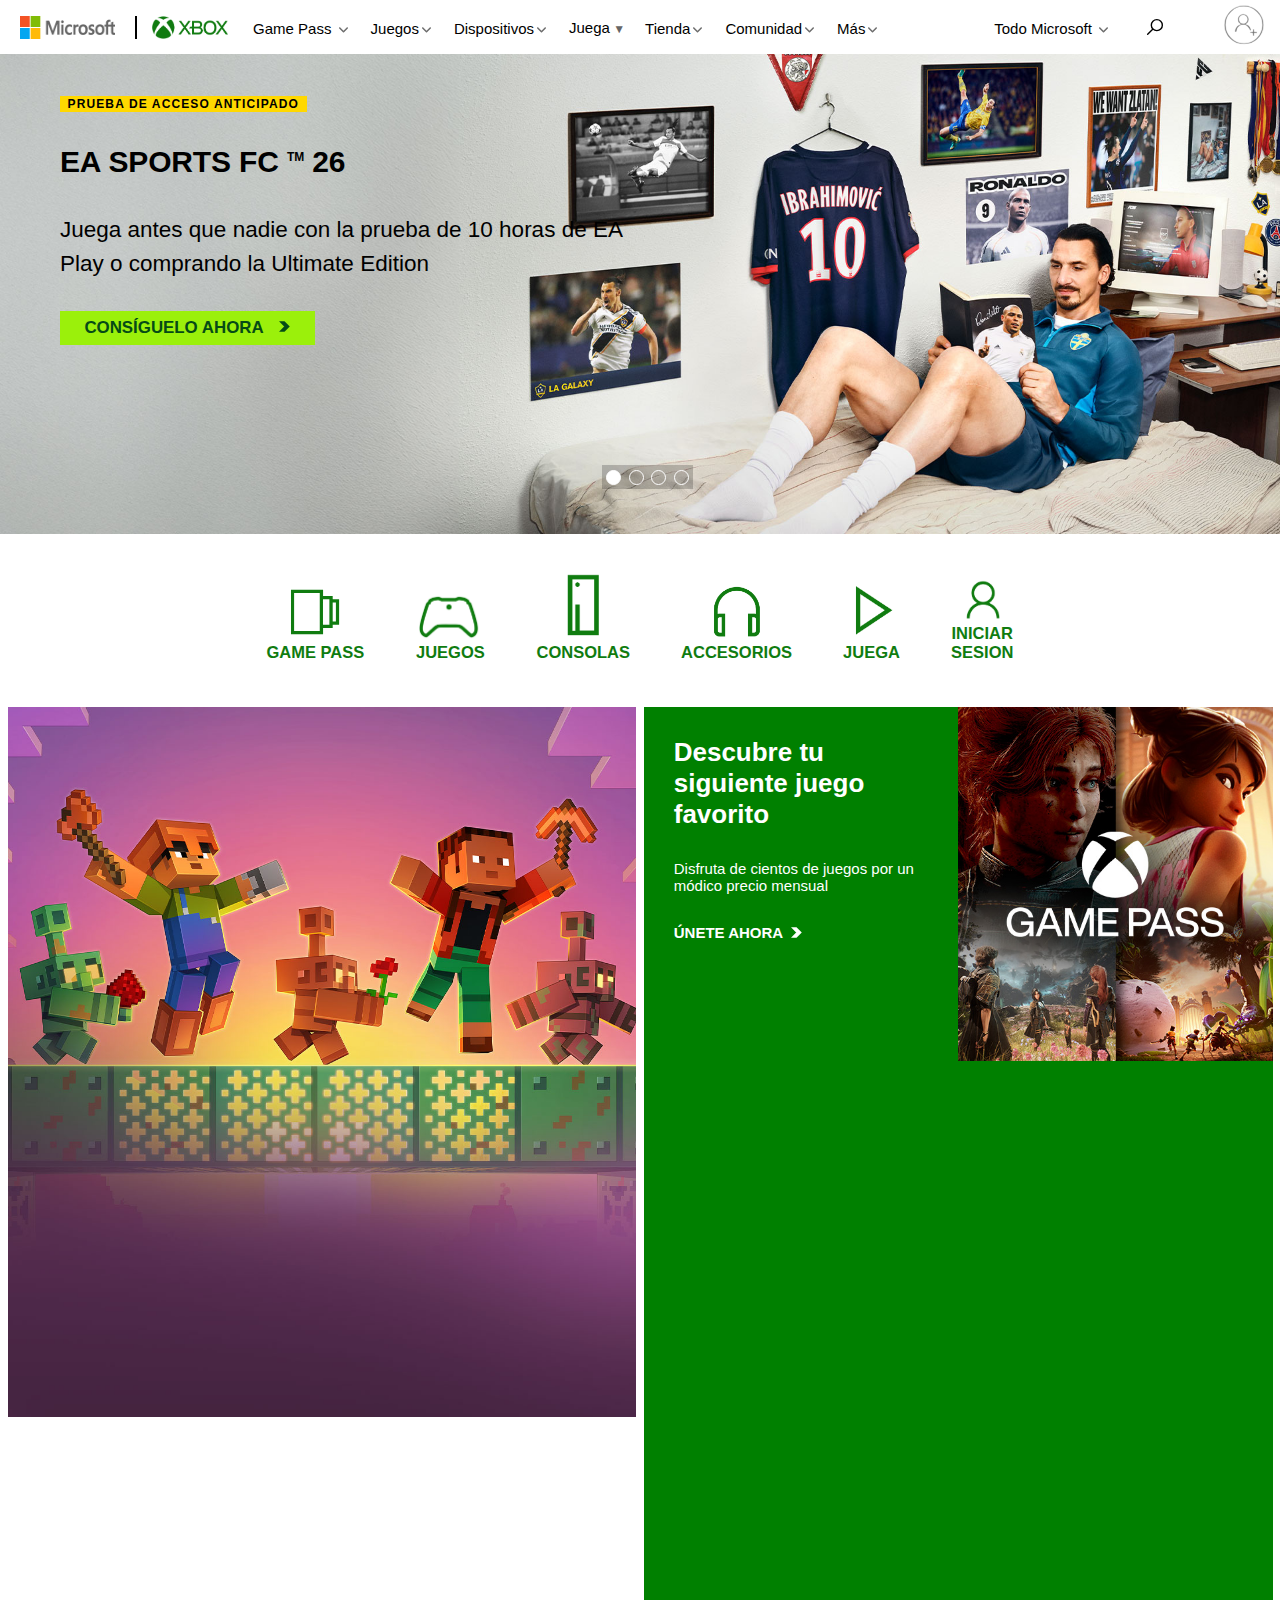
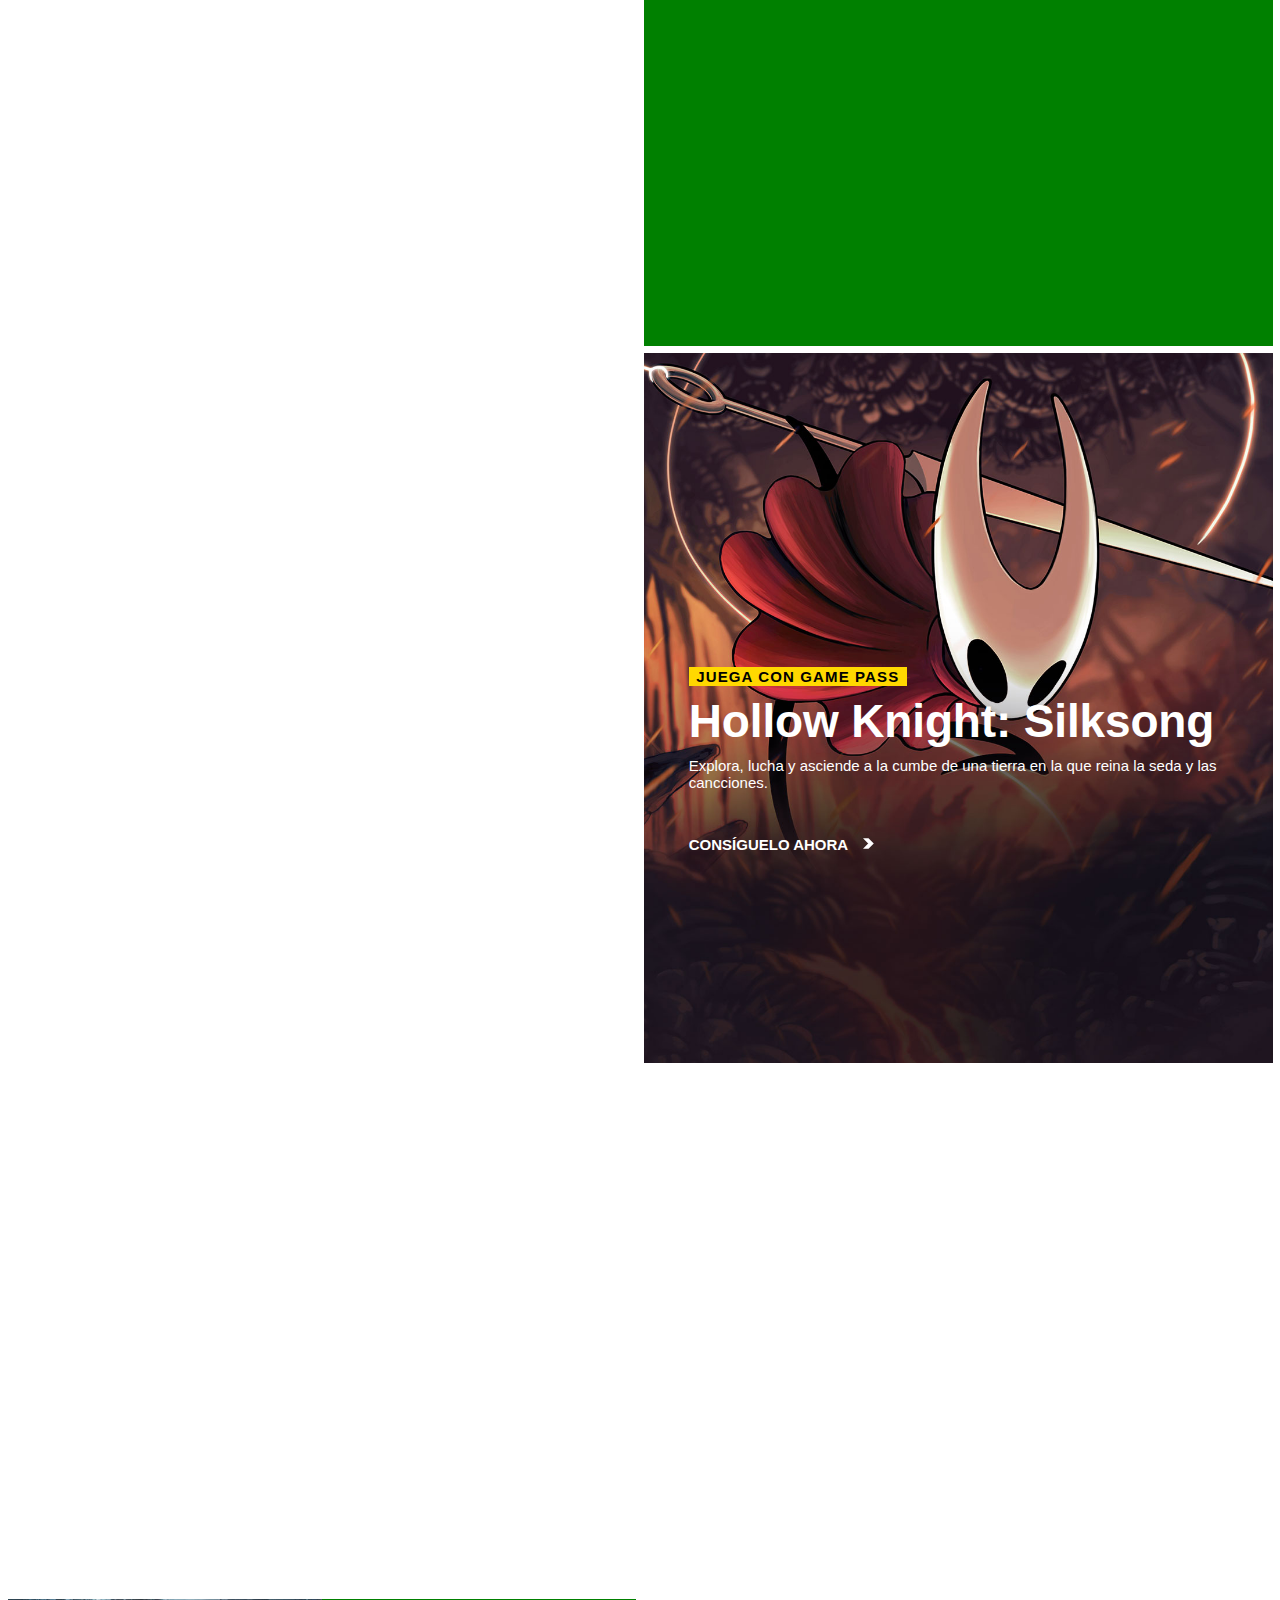
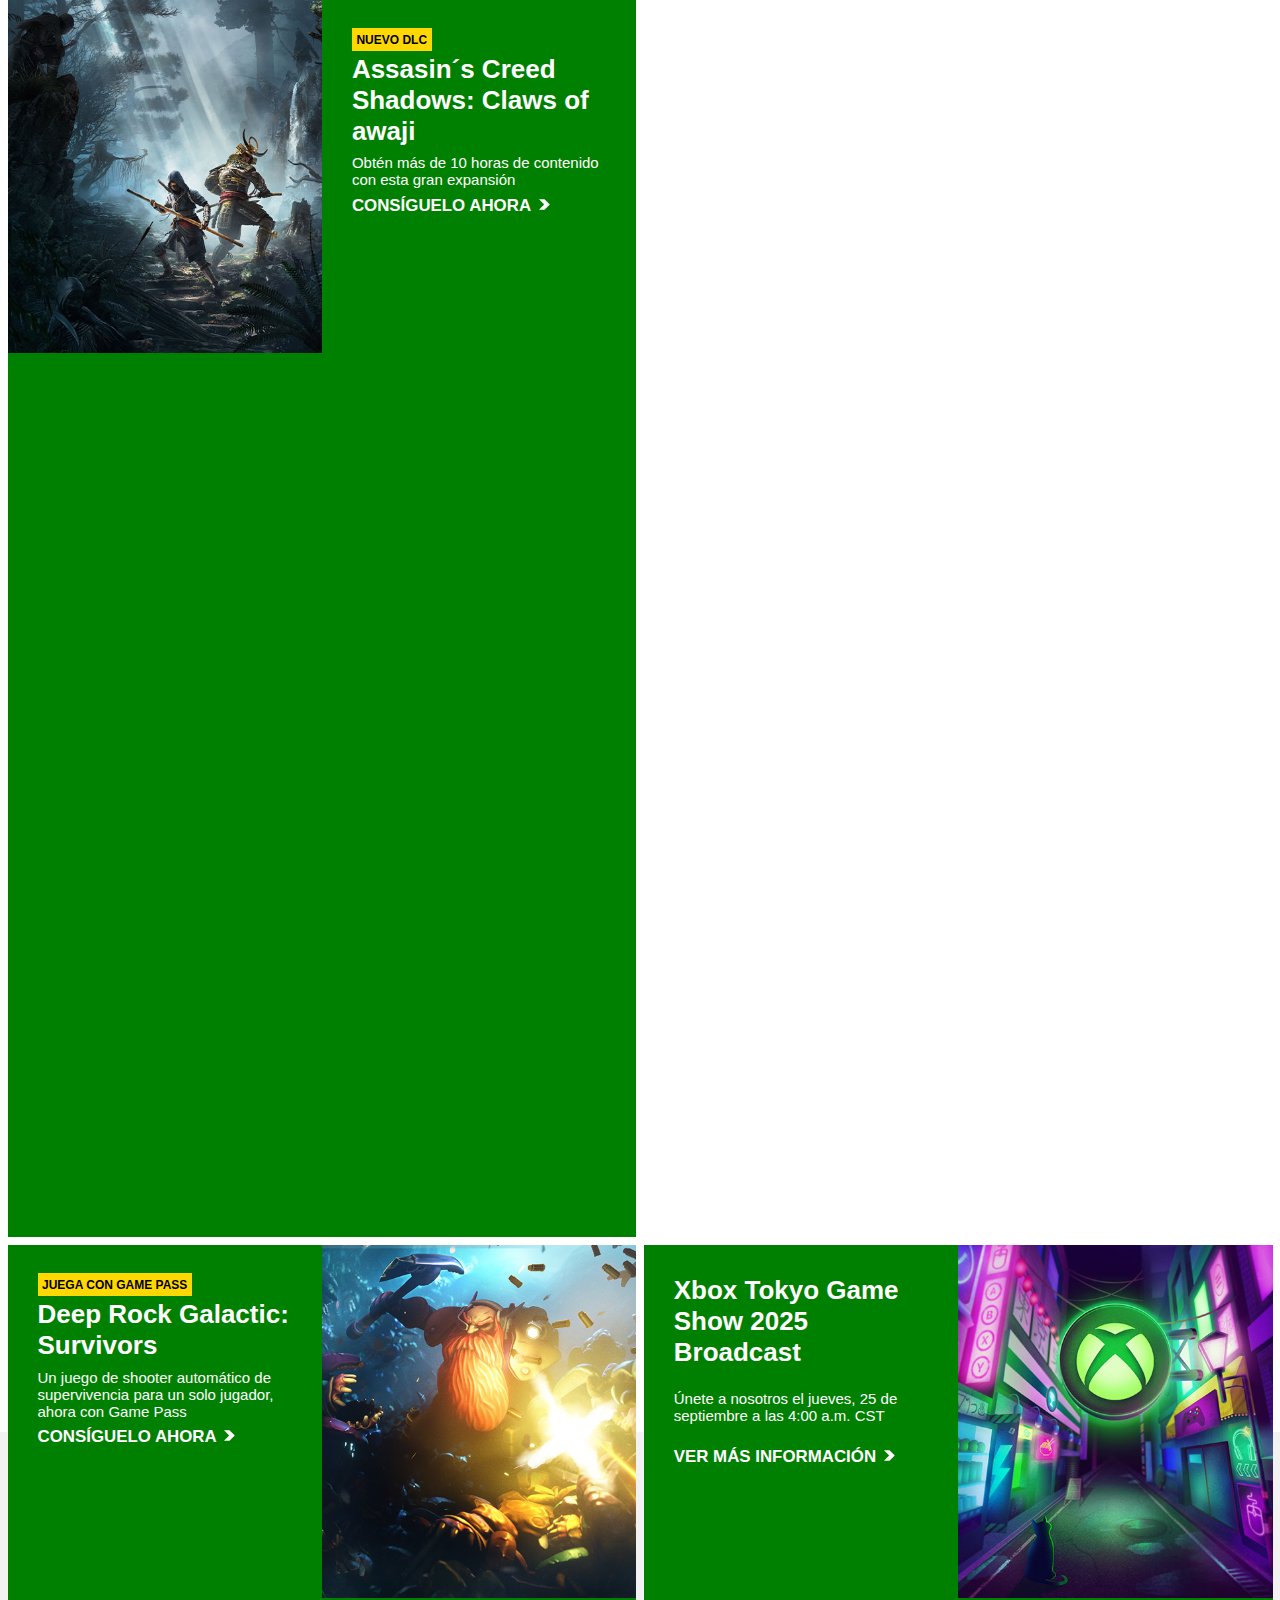
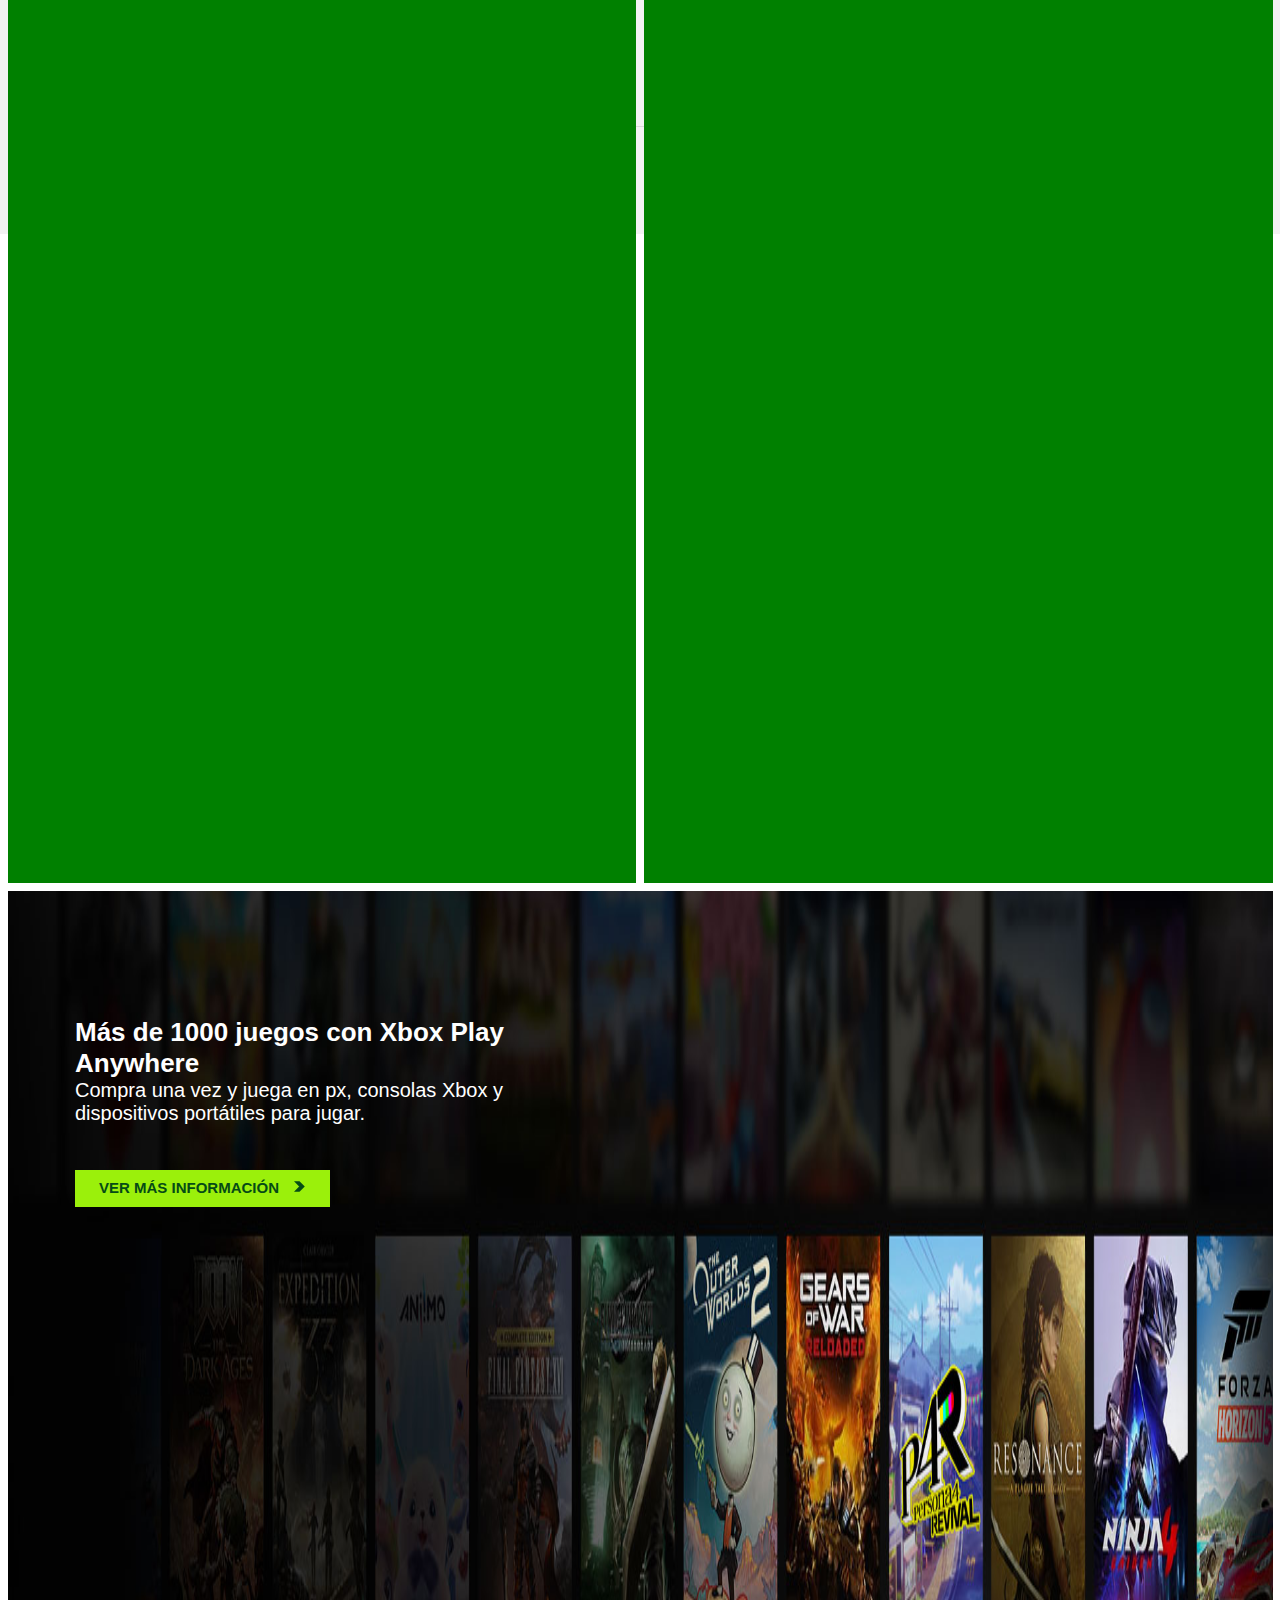
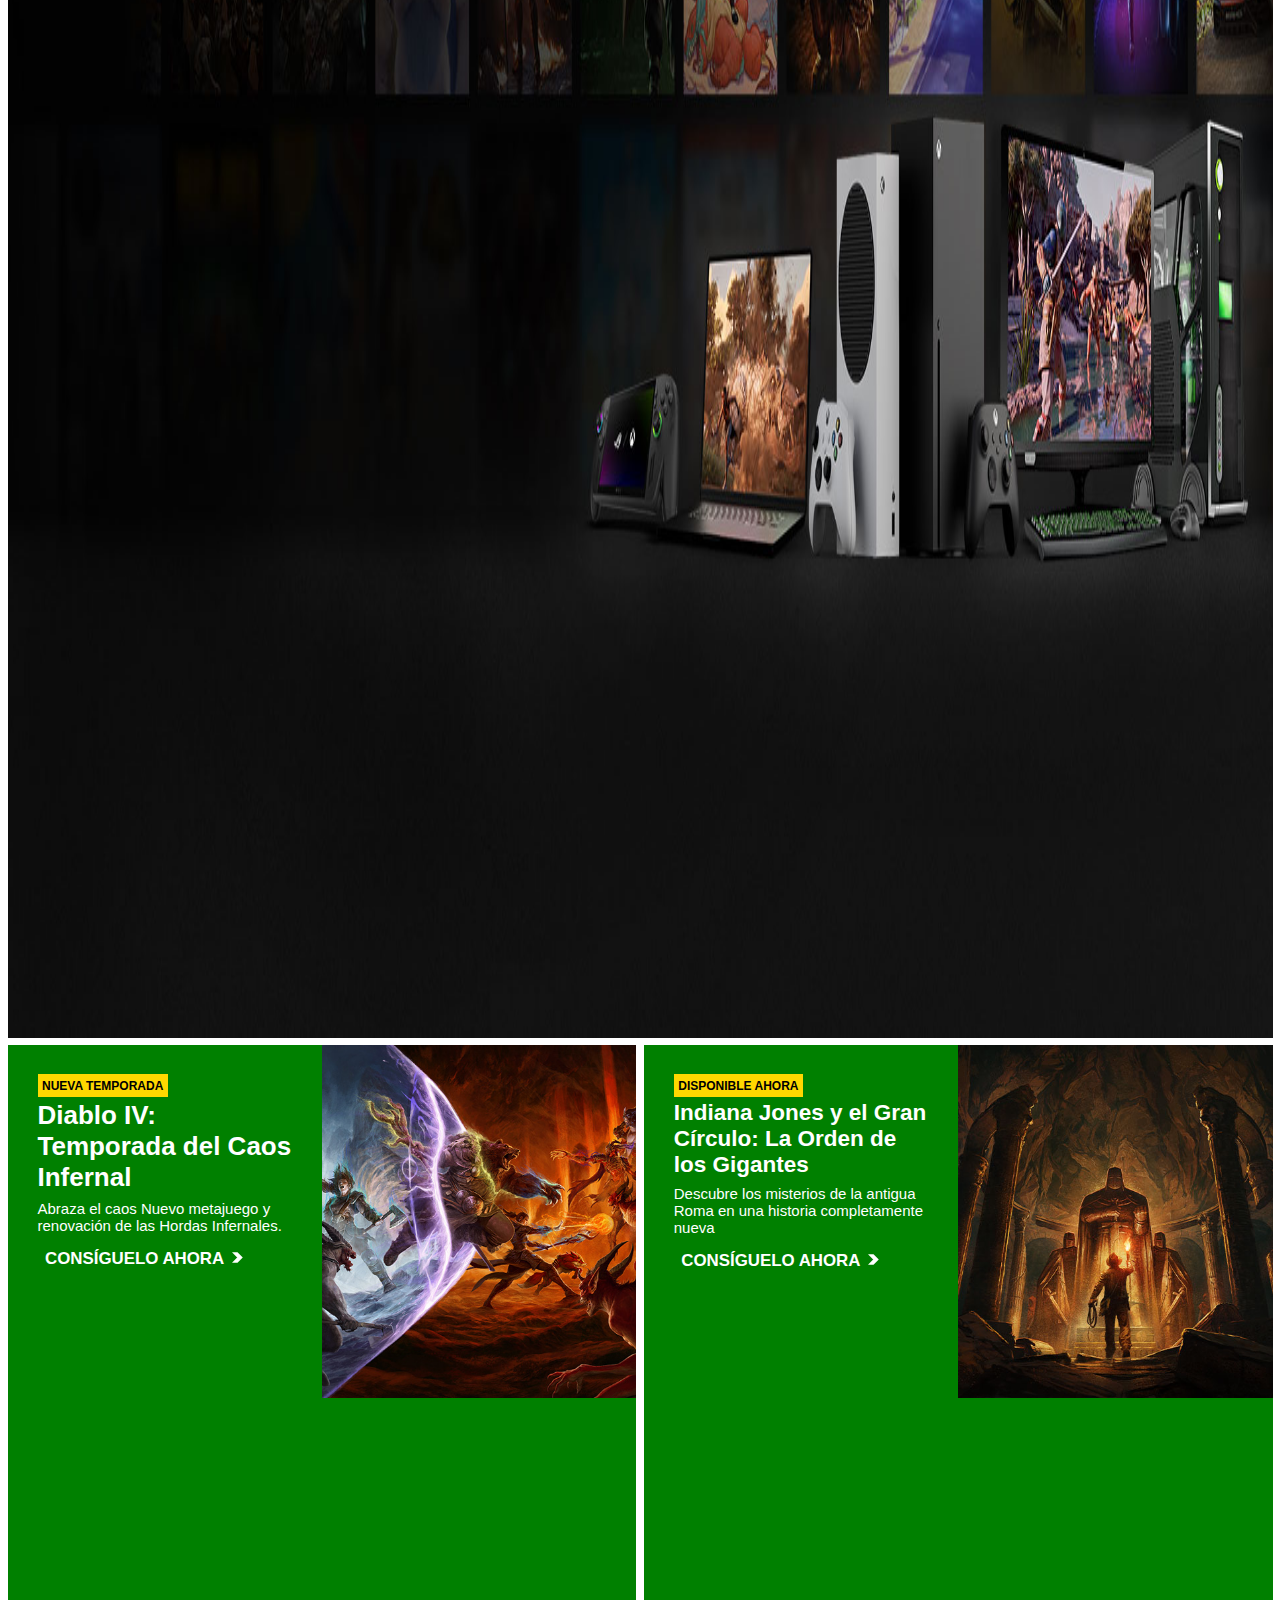
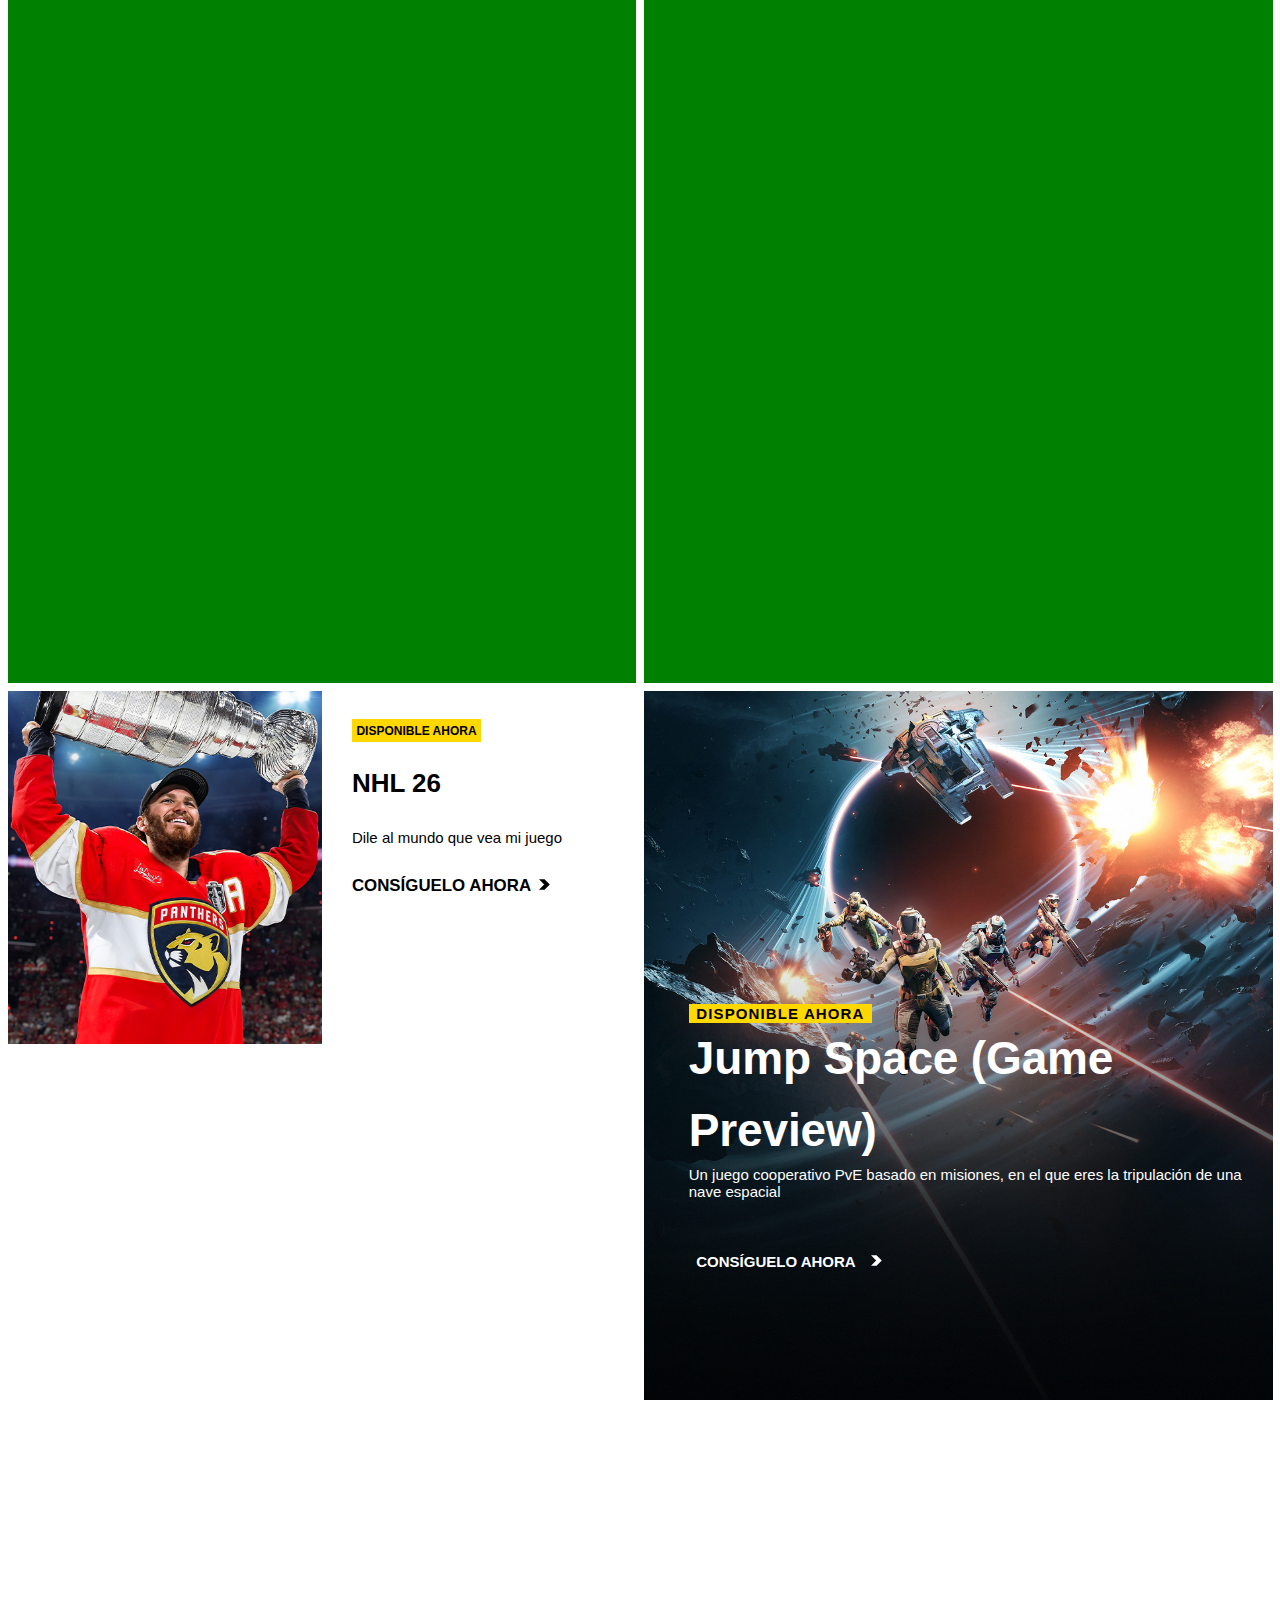
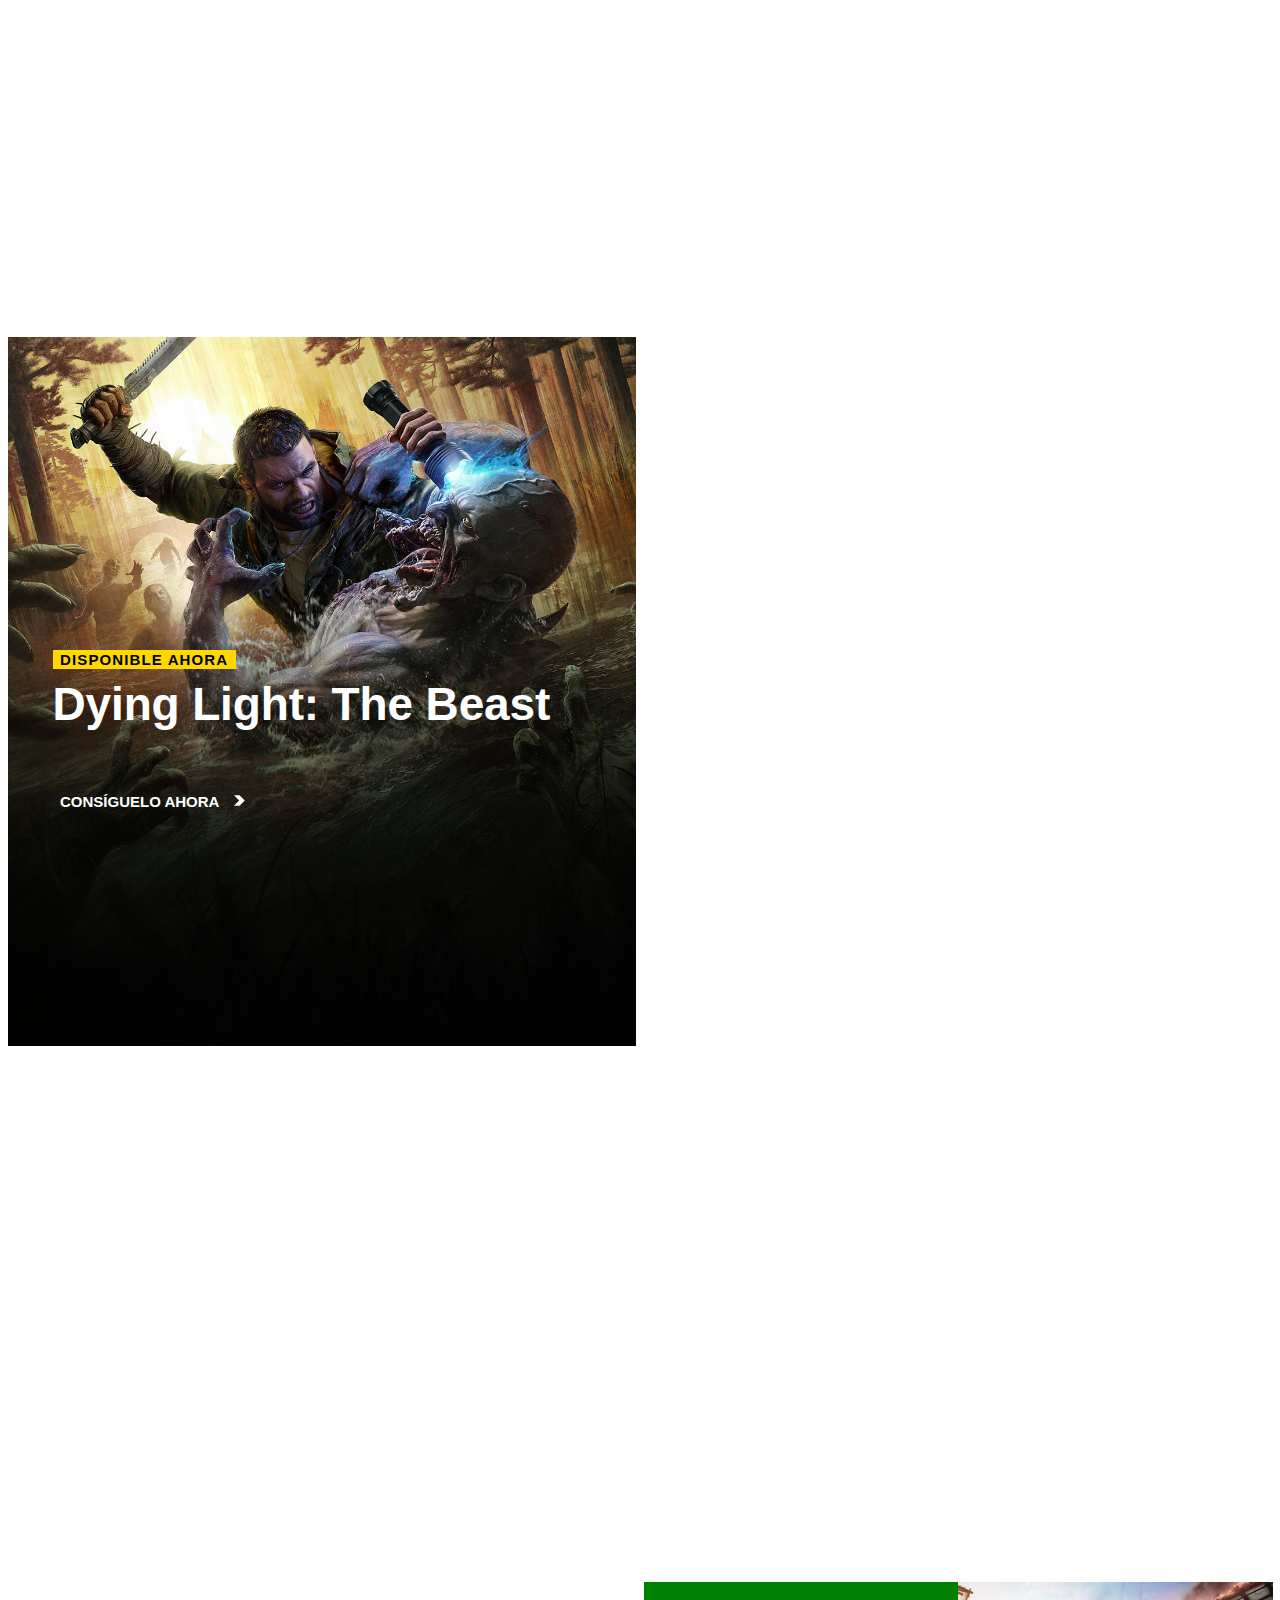
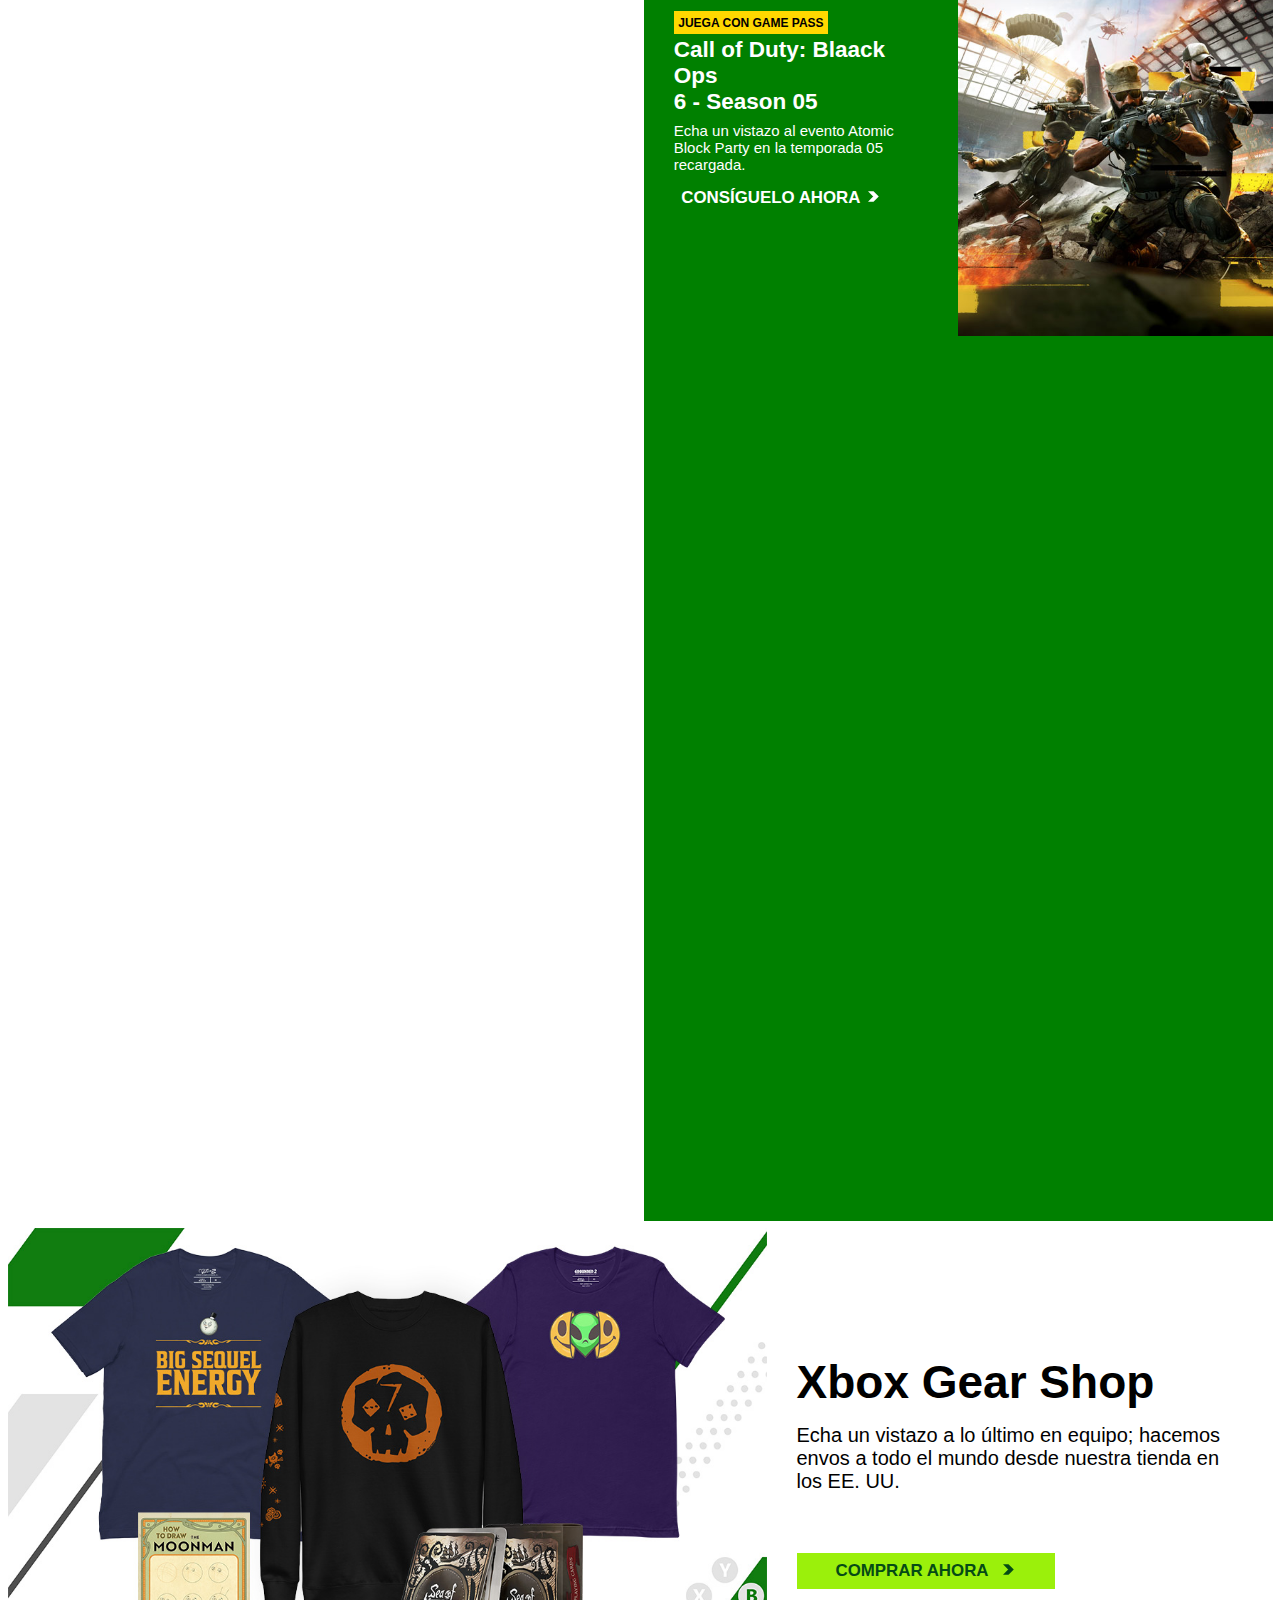
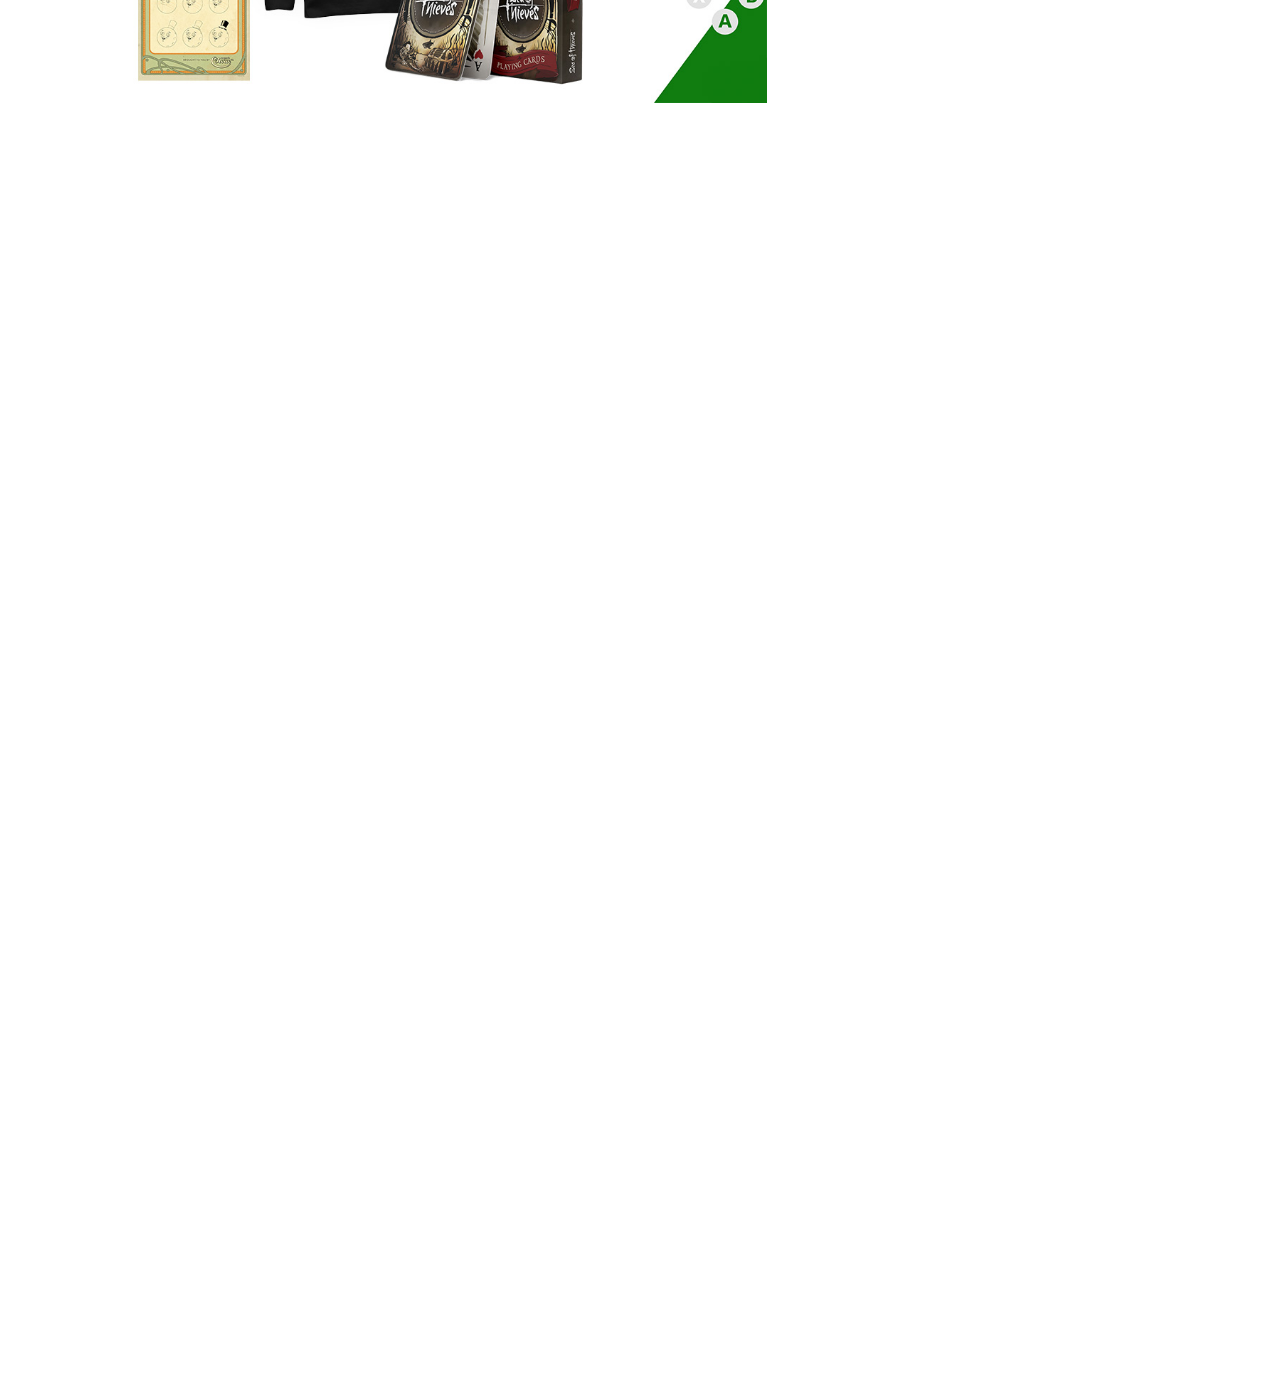
<file: index.html>
﻿<!DOCTYPE html>
<html lang="en">

<head>
    <meta charset="UTF-8">
    <meta name="viewport" content="width=device-width, initial-scale=1.0">
    <title>Sitio oficial de Xbox:Consolas,juegos y comunidad | Xbox</title>
    <link rel="icon" href="./assets/img/xbox-logo.png">

    <link rel="stylesheet" href="./main.css">
</head>

<body>
    <header>
        <div class="mobile-header">
            <div class="top">
                <div>

                    <svg class="menu-icon" xmlns="http://www.w3.org/2000/svg" width="24" height="24" viewBox="0 0 24 24"
                        aria-hidden="true">
                        <g fill="none" stroke="black" stroke-width="2" stroke-linecap="round">
                            <line x1="4" y1="6" x2="20" y2="6" />
                            <line x1="4" y1="12" x2="20" y2="12" />
                            <line x1="4" y1="18" x2="20" y2="18" />
                        </g>
                    </svg>

                    <svg class="search-icon" style="vertical-align: -8px;" width="48" height="22" viewBox="0 0 48 48"
                        xmlns="http://www.w3.org/2000/svg" aria-hidden="true">
                        <circle cx="28" cy="20" r="12" stroke="black" stroke-width="3" fill="none" />
                        <line x1="19" y1="29" x2="8" y2="40" stroke="black" stroke-width="3" stroke-linecap="round" />
                    </svg>
                </div>

                <img src="./assets/img/RE1Mu3b.png" alt="microsoft logo" class="microsoft-img" style=" width:116px;">

                <div>

                    <svg class="cart" style="vertical-align: -8px;" width="48" height="25" viewBox="0 0 48 48"
                        xmlns="http://www.w3.org/2000/svg" aria-hidden="true">
                        <path d="M10 12h4l4 18h18l4-12H18" fill="none" stroke="black" stroke-width="3"
                            stroke-linejoin="round" stroke-linecap="round" />
                        <circle cx="20" cy="38" r="3" fill="none" stroke="black" stroke-width="3" />
                        <circle cx="34" cy="38" r="3" fill="none" stroke="black" stroke-width="3" />
                    </svg>

                    <img src="./assets/img/profile-ico.png" alt="" style="height: 45px;">
                </div>

            </div>

            <div class="xbox-logo"><a href="">
                    <img src="./assets/img/RW4ESm.png" alt="xbox logo" class="xbox-logo-img" style=" width: 75px;">
                    <svg xmlns="http://www.w3.org/2000/svg" viewBox="0 0 640 640" height="20"
                        style="vertical-align: 2px; fill:rgb(109, 109, 109);">
                        <path
                            d="M297.4 438.6C309.9 451.1 330.2 451.1 342.7 438.6L502.7 278.6C515.2 266.1 515.2 245.8 502.7 233.3C490.2 220.8 469.9 220.8 457.4 233.3L320 370.7L182.6 233.4C170.1 220.9 149.8 220.9 137.3 233.4C124.8 245.9 124.8 266.2 137.3 278.7L297.3 438.7z" />
                    </svg></a>
            </div>
        </div>

        <div class="desktop-header">
            <div class="lefnav">
                <img src="./assets/img/RE1Mu3b.png" alt="microsoft logo" class="microsoft-img" style=" width:137px;">
                <img src="./assets/img/RW4ESm.png" alt="xbox-logo" class="xbox-logo">

                <!-- First nav -->
                <nav class="header-nav-1" aria-label="xbox-nav">
                    <ul class="menu">
                        <li class="menu-item has-dropdown ">
                            <!-- --Game pass-- -->
                            <a href="#">Game Pass <span><svg xmlns="http://www.w3.org/2000/svg" viewBox="0 0 640 640"
                                        height="15" style="vertical-align:-5px; fill:rgb(109, 109, 109);">
                                        <path
                                            d="M297.4 438.6C309.9 451.1 330.2 451.1 342.7 438.6L502.7 278.6C515.2 266.1 515.2 245.8 502.7 233.3C490.2 220.8 469.9 220.8 457.4 233.3L320 370.7L182.6 233.4C170.1 220.9 149.8 220.9 137.3 233.4C124.8 245.9 124.8 266.2 137.3 278.7L297.3 438.7z" />
                                    </svg></span> </a>
                            <ul class="dropdown">
                                <li><a href="#">Únete a Game Pass</a></li>
                                <li><a href="#">Explorar juegos</a></li>
                                <li><a href="#">Game Pass Ultimate</a></li>
                                <li><a href="#">PC Game Pass</a></li>
                                <li><a href="#">Game Pass Core</a></li>
                                <li><a href="#">Ofertas con Game Pass</a></li>
                                <li><a href="#">Xbox Cloud Gaming (Beta)</a></li>

                            </ul>
                        </li>

                        <!-- --Juegos-- -->
                        <li class="menu-item has-dropdown"><a href="#">Juegos<span><svg
                                        xmlns="http://www.w3.org/2000/svg" viewBox="0 0 640 640" height="15"
                                        style="vertical-align:-5px; fill:rgb(109, 109, 109);">
                                        <path
                                            d="M297.4 438.6C309.9 451.1 330.2 451.1 342.7 438.6L502.7 278.6C515.2 266.1 515.2 245.8 502.7 233.3C490.2 220.8 469.9 220.8 457.4 233.3L320 370.7L182.6 233.4C170.1 220.9 149.8 220.9 137.3 233.4C124.8 245.9 124.8 266.2 137.3 278.7L297.3 438.7z" />
                                    </svg></span></a>
                            <ul class="dropdown">
                                <li><a href="#">Página principal de juegos</a></li>
                                <li><a href="#">Explora todos los juegos para consola</a></li>
                                <li><a href="#">Explorar todos los juegos de PC</a></li>
                                <li><a href="#">Juegos en la nube</a></li>
                                <li><a href="#">Xbox Play Anywhere</a></li>
                                <li><a href="#">Juegos gratuitos</a></li>
                                <li><a href="#">Juegos optimizados</a></li>
                                <li><a href="#">Compatibilidad con versiones anteriores</a></li>
                                <li><a href="#">Ofertas y especiales</a></li>
                                <li><a href="#">Canjear código</a></li>
                            </ul>
                        </li>

                        <!-- --Dispositivos-- -->
                        <li class="menu-item has-dropdown dispositivos"><a href="#">Dispositivos<span><svg
                                        xmlns="http://www.w3.org/2000/svg" viewBox="0 0 640 640" height="15"
                                        style="vertical-align:-5px; fill:rgb(109, 109, 109);">
                                        <path
                                            d="M297.4 438.6C309.9 451.1 330.2 451.1 342.7 438.6L502.7 278.6C515.2 266.1 515.2 245.8 502.7 233.3C490.2 220.8 469.9 220.8 457.4 233.3L320 370.7L182.6 233.4C170.1 220.9 149.8 220.9 137.3 233.4C124.8 245.9 124.8 266.2 137.3 278.7L297.3 438.7z" />
                                    </svg></span></a>
                            <ul class="dropdown">
                                <li><a href="#">Consolas Xbox</a></li>
                                <li><a href="#">Xbox en PC</a></li>
                                <li><a href="#">Xbox en portátiles</a></li>
                                <li><a href="#">Xbox en móviles</a></li>
                                <li><a href="#">Xbox en TV</a></li>
                                <li><a href="#">Realidad virtual</a></li>
                                <li><a href="#">Accesorios</a></li>
                            </ul>
                        </li>

                        <!-- --Juega-- -->
                        <li class="menu-item juega"><a href="#">Juega</a> </li>

                        <!-- --Tienda-- -->
                        <li class="menu-item has-dropdown tienda"><a href="#">Tienda<span><svg
                                        xmlns="http://www.w3.org/2000/svg" viewBox="0 0 640 640" height="15"
                                        style="vertical-align:-5px; fill:rgb(109, 109, 109);">
                                        <path
                                            d="M297.4 438.6C309.9 451.1 330.2 451.1 342.7 438.6L502.7 278.6C515.2 266.1 515.2 245.8 502.7 233.3C490.2 220.8 469.9 220.8 457.4 233.3L320 370.7L182.6 233.4C170.1 220.9 149.8 220.9 137.3 233.4C124.8 245.9 124.8 266.2 137.3 278.7L297.3 438.7z" />
                                    </svg></span></a>
                            <ul class="dropdown">
                                <li><a href="#">Comprar juegos</a></li>
                                <li><a href="#">Comprar Game Pass</a></li>
                                <li><a href="#">Comprar consolas</a></li>
                                <li><a href="#">Comprar accesorios</a></li>
                                <li><a href="#">Ofertas de compras</a></li>
                            </ul>
                        </li>

                        <!-- --Comunidada-- -->
                        <li class="menu-item has-dropdown comunidad"><a href="#">Comunidad<span><svg
                                        xmlns="http://www.w3.org/2000/svg" viewBox="0 0 640 640" height="15"
                                        style="vertical-align:-5px; fill:rgb(109, 109, 109);">
                                        <path
                                            d="M297.4 438.6C309.9 451.1 330.2 451.1 342.7 438.6L502.7 278.6C515.2 266.1 515.2 245.8 502.7 233.3C490.2 220.8 469.9 220.8 457.4 233.3L320 370.7L182.6 233.4C170.1 220.9 149.8 220.9 137.3 233.4C124.8 245.9 124.8 266.2 137.3 278.7L297.3 438.7z" />
                                    </svg></span></a>
                            <ul class="dropdown">
                                <li><a href="#">Comprar juegos</a></li>
                                <li><a href="#">Comprar Game Pass</a></li>
                                <li><a href="#">Comprar consolas</a></li>
                                <li><a href="#">Comprar accesorios</a></li>
                                <li><a href="#">Ofertas de compras</a></li>
                            </ul>
                        </li>

                        <!-- --Mas-- -->
                        <li class="menu-item has-dropdown"><a href="#">Más<span><svg xmlns="http://www.w3.org/2000/svg"
                                        viewBox="0 0 640 640" height="15"
                                        style="vertical-align:-5px; fill:rgb(109, 109, 109);">
                                        <path
                                            d="M297.4 438.6C309.9 451.1 330.2 451.1 342.7 438.6L502.7 278.6C515.2 266.1 515.2 245.8 502.7 233.3C490.2 220.8 469.9 220.8 457.4 233.3L320 370.7L182.6 233.4C170.1 220.9 149.8 220.9 137.3 233.4C124.8 245.9 124.8 266.2 137.3 278.7L297.3 438.7z" />
                                    </svg></span></a>
                            <ul class="dropdown">
                                <li><a href="#">Soporte técnico</a></li>
                                <li><a href="#">Mi Xbox</a></li>
                                <li><a href="#">Desarrolladores</a></li>
                            </ul>
                        </li>


                    </ul>

                </nav>
            </div>
            <!-- --nav2-- -->
            <nav class="header-nav-2">
                <ul class="account-menu">
                    <li class="menu-item has-dropdown"><a href="#">Todo Microsoft <span><svg
                                    xmlns="http://www.w3.org/2000/svg" viewBox="0 0 640 640" height="15"
                                    style="vertical-align:-5px; fill:rgb(109, 109, 109);">
                                    <path
                                        d="M297.4 438.6C309.9 451.1 330.2 451.1 342.7 438.6L502.7 278.6C515.2 266.1 515.2 245.8 502.7 233.3C490.2 220.8 469.9 220.8 457.4 233.3L320 370.7L182.6 233.4C170.1 220.9 149.8 220.9 137.3 233.4C124.8 245.9 124.8 266.2 137.3 278.7L297.3 438.7z" />
                                </svg></span></a>
                        <ul class="dropdown">
                            <li><a href="#">Microsoft 365</a></li>
                            <li><a href="#">Office</a></li>
                            <li><a href="#">Windows</a></li>
                            <li><a href="#">Soporte</a></li>
                        </ul>
                    </li>

                    <li class="menu-item search-item"><a href="#" class="search">Buscar</a> <a href=""><svg
                                style="vertical-align: -8px;" width="48" height="22" viewBox="0 0 48 48"
                                xmlns="http://www.w3.org/2000/svg" aria-hidden="true">
                                <circle cx="28" cy="20" r="12" stroke="black" stroke-width="3" fill="none" />
                                <line x1="19" y1="29" x2="8" y2="40" stroke="black" stroke-width="3"
                                    stroke-linecap="round" />
                            </svg>
                        </a>

                    </li>

                    <li class="menu-item"><a href="#" class="cart">Carro </a><a href=""><svg class="cart"
                                style="vertical-align: -8px;" width="48" height="25" viewBox="0 0 48 48"
                                xmlns="http://www.w3.org/2000/svg" aria-hidden="true">
                                <path d="M10 12h4l4 18h18l4-12H18" fill="none" stroke="black" stroke-width="3"
                                    stroke-linejoin="round" stroke-linecap="round" />
                                <circle cx="20" cy="38" r="3" fill="none" stroke="black" stroke-width="3" />
                                <circle cx="34" cy="38" r="3" fill="none" stroke="black" stroke-width="3" />
                            </svg>
                        </a></li>
                    <li class="menu-item"><a href="#" class="sign-in">Iniciar sesión</a><a href=""><img
                                src="./assets/img/profile-ico.png" alt=""></a></li>
                </ul>
            </nav>
        </div>
    </header>

    <main>

        <!--test -->
        <!-- Carousel -->
        <div class="carousel mobile">

            <input type="radio" name="c" id="c1" checked>
            <input type="radio" name="c" id="c2">
            <input type="radio" name="c" id="c3">
            <input type="radio" name="c" id="c4">

            <div class="viewport">
                <div class="track">

                    <section class="slide fifa "> <img src="./assets/img/fifa-mobile.jpg" alt="carrusel-fifa">
                        <div class="text">
                            <p><span>PRUEBA DE ACCESO ANTICIPADO</span></p>
                            <h2>EA SPORTS FC <span>TM</span> 26</h2>
                            <p>Juega antes que nadie con la prueba de 10 horas de EA Play o comprando la
                                Ultimate
                                Edition
                            </p>
                            <div class="button"><a href="#">
                                    <p>CONSÍGUELO AHORA</p>

                                    <svg xmlns="http://www.w3.org/2000/svg" viewBox="0 0 24 24" width="12" height="13"
                                        aria-hidden="true">
                                        <path fill="currentColor" d="M6 4h4l8 8-8 8H6l8-8-8-8z" fill="none"
                                            stroke="currentColor" stroke-width="5" />
                                    </svg>

                                </a>

                            </div>
                        </div>
                    </section>

                    <section class="slide rog-ally"> <img src="./assets/img/rog-ally-mobile.jpg" alt="rog ally"
                            width="100%">
                        <div class="text">
                            <p><span>DISPONIBLE EL 16 DE OCTUBRE DE 2025</span></p>
                            <h2>ROG Xbox Ally X <br> & ROG Xbox Ally</h2>
                            <p>Lo mejor de ROG y Xbox juntos en <br> dispsitivos portátil para juegos</p>
                            <div class="button"><a href="#">
                                    <p>VER MÁS INFORMACIÓN</p>
                                    <p>
                                        <svg xmlns="http://www.w3.org/2000/svg" viewBox="0 0 24 24" width="12"
                                            height="13" aria-hidden="true">
                                            <path fill="currentColor" d="M6 4h4l8 8-8 8H6l8-8-8-8z" fill="none"
                                                stroke="currentColor" stroke-width="5" />
                                        </svg>
                                    </p>
                                </a>
                            </div>
                        </div>
                    </section>

                    <section class="slide bonderlands"> <img src="./assets/img/bonderlands-mobile.jpg" alt="bonderlands"
                            width="100%">
                        <div class="text">
                            <p><span>DISPONIBLE AHORA</span></p>
                            <h2>Borderlands 4</h2>
                            <p>Con pantalla dividida para 2 jugadores y modo cooperativo online para 4
                                jugadores</p>
                            <div class="button"><a href="#">
                                    <p>CONSÍGUELO AHORA</p>
                                    <p>
                                        <svg xmlns="http://www.w3.org/2000/svg" viewBox="0 0 24 24" width="12"
                                            height="13" aria-hidden="true">
                                            <path fill="currentColor" d="M6 4h4l8 8-8 8H6l8-8-8-8z" fill="none"
                                                stroke="currentColor" stroke-width="5" />
                                        </svg>
                                    </p>
                                </a>
                            </div>
                        </div>
                    </section>

                    <section class="slide black-ops"> <img src="./assets/img/cod-mobile.jpg" alt="black-ops"
                            width="100%">
                        <div class="text">
                            <p><span>JUEGA DESDE EL DÍA DE SU LANZAMIENTO CON GAME PASS</span></p>
                            <h2>Call of Duty: Black Ops 7</h2>
                            <p>Abraza la locura con las Black Ops más alucinantes de la historia.</p>
                            <div class="black-ops-buttons">
                                <div class="button"><a href="#">
                                        <p>ÚNETE A GAME PASS</p>
                                        <p>
                                            <svg xmlns="http://www.w3.org/2000/svg" viewBox="0 0 24 24" width="12"
                                                height="13" aria-hidden="true">
                                                <path fill="currentColor" d="M6 4h4l8 8-8 8H6l8-8-8-8z" fill="none"
                                                    stroke="currentColor" stroke-width="5" />
                                            </svg>
                                        </p>
                                    </a>
                                </div>

                                <div class="button2"><a href="#">
                                        <p>RESERVAR</p>
                                        <p>
                                            <svg xmlns="http://www.w3.org/2000/svg" viewBox="0 0 24 24" width="12"
                                                height="13" aria-hidden="true">
                                                <path fill="currentColor" d="M6 4h4l8 8-8 8H6l8-8-8-8z" fill="none"
                                                    stroke="currentColor" stroke-width="5" />
                                            </svg>
                                        </p>
                                    </a>
                                </div>
                            </div>
                        </div>
                    </section>
                </div>
            </div>

            <!-- Selector 1,2,3,5 -->
            <div class="dots">
                <label for="c1"></label>
                <label for="c2"></label>
                <label for="c3"></label>
                <label for="c4"></label>
            </div>
        </div><!-- Carousel mobile -->

        <div class="carousel desktop">

            <input type="radio" name="cd" id="cd1" checked>
            <input type="radio" name="cd" id="cd2">
            <input type="radio" name="cd" id="cd3">
            <input type="radio" name="cd" id="cd4">

            <div class="viewport">
                <div class="track">
                    <section class="slide fifa "> <img src="./assets/img/carrusel-fifa.jpg" alt="carrusel-fifa"
                            height="563./px" width="100%">
                        <div class="fifa-text">
                            <p><span>PRUEBA DE ACCESO ANTICIPADO</span></p>
                            <h2>EA SPORTS FC <span>TM</span> 26</h2>
                            <p>Juega antes que nadie con la prueba de 10 horas de EA Play o comprando la
                                Ultimate
                                Edition
                            </p>
                            <div class="button"><a href="#">
                                    <p>CONSÍGUELO AHORA</p>
                                    <p>
                                        <svg xmlns="http://www.w3.org/2000/svg" viewBox="0 0 24 24" width="12"
                                            height="13" aria-hidden="true">
                                            <path fill="currentColor" d="M6 4h4l8 8-8 8H6l8-8-8-8z" fill="none"
                                                stroke="currentColor" stroke-width="5" />
                                        </svg>
                                    </p>
                                </a>

                            </div>
                        </div>
                    </section>
                    <section class="slide rog-ally"> <img src="./assets/img/carrusel rog ally.jpg" alt="rog ally"
                            height="563./px" width="100%">
                        <div class="text">
                            <p><span>DISPONIBLE EL 16 DE OCTUBRE DE 2025</span></p>
                            <h2>ROG Xbox Ally X & ROG Xbox Ally</h2>
                            <p>Lo mejor de ROG y Xbox juntos en  dispsitivos portátil para juegos</p>
                            <div class="button"><a href="#">
                                    <p>VER MÁS INFORMACIÓN</p>
                                    <p>
                                        <svg xmlns="http://www.w3.org/2000/svg" viewBox="0 0 24 24" width="12"
                                            height="13" aria-hidden="true">
                                            <path fill="currentColor" d="M6 4h4l8 8-8 8H6l8-8-8-8z" fill="none"
                                                stroke="currentColor" stroke-width="5" />
                                        </svg>
                                    </p>
                                </a>
                            </div>
                    </section>
                    <section class="slide bonderlands"> <img src="./assets/img/carrusel-borderlands.jpg"
                            alt="bonderlands" height="563./px" width="100%">
                        <div class="text">
                            <p><span>DISPONIBLE AHORA</span></p>
                            <h2>Borderlands 4</h2>
                            <p>Con pantalla dividida para 2 <br>jugadores y modo cooperativo <br> online para 4
                                jugadores</p>
                            <div class="button"><a href="#">
                                    <p>CONSÍGUELO AHORA</p>
                                    <p>
                                        <svg xmlns="http://www.w3.org/2000/svg" viewBox="0 0 24 24" width="12"
                                            height="13" aria-hidden="true">
                                            <path fill="currentColor" d="M6 4h4l8 8-8 8H6l8-8-8-8z" fill="none"
                                                stroke="currentColor" stroke-width="5" />
                                        </svg>
                                    </p>
                                </a>
                            </div>
                        </div>
                    </section>
                    <section class="slide black-ops"> <img src="./assets/img/carrusel-blackops.jpg" alt="black-ops"
                            height="563./px" width="100%">
                        <div class="text">
                            <p><span>JUEGA DESDE EL DÍA DE SU LANZAMIENTO CON GAME PASS</span></p>
                            <h2>Call of Duty: Black Ops 7</h2>
                            <p>Abraza la locura con las Black Ops más alucinantes de la historia.</p>
                            <div class="black-ops-buttons">
                                <div class="button"><a href="#">
                                        <p>ÚNETE A GAME PASS</p>
                                        <p>
                                            <svg xmlns="http://www.w3.org/2000/svg" viewBox="0 0 24 24" width="12"
                                                height="13" aria-hidden="true">
                                                <path fill="currentColor" d="M6 4h4l8 8-8 8H6l8-8-8-8z" fill="none"
                                                    stroke="currentColor" stroke-width="5" />
                                            </svg>
                                        </p>
                                    </a>
                                </div>

                                <div class="button2"><a href="#">
                                        <p>RESERVAR</p>
                                        <p>
                                            <svg xmlns="http://www.w3.org/2000/svg" viewBox="0 0 24 24" width="12"
                                                height="13" aria-hidden="true">
                                                <path fill="currentColor" d="M6 4h4l8 8-8 8H6l8-8-8-8z" fill="none"
                                                    stroke="currentColor" stroke-width="5" />
                                            </svg>
                                        </p>
                                    </a>
                                </div>
                            </div>
                        </div>
                    </section>
                </div>
            </div>

            <!-- Selector 1,2,3,5 -->
            <div class="dots">
                <label for="cd1"></label>
                <label for="cd2"></label>
                <label for="cd3"></label>
                <label for="cd4"></label>
            </div>
        </div><!-- Carousel -->

        <!-- menu-content -->
        <div class="icons">
            <div class="gamepass-ico">
                <a href=""><img src="./assets/img/gamepass-icon.svg" alt="" class="gamepass-icoon"></a>
                <p>GAME PASS </p>
            </div>

            <div class="control-icon">
                <a href=""><img src="./assets/img/control-icon.png" alt="" class="control-icoon"></a>
                <p>JUEGOS</p>
            </div>

            <div class="consoles-icon">
                <a href=""><img src="./assets/img/xbox-icon.png" alt="" class="xbox-icoon"></a>
                <p>CONSOLAS</p>
            </div>

            <div class="accessories">
                <a href=""><img src="./assets/img/headset-icon.png" alt="" class="headset-icoon"></a>
                <p>ACCESORIOS</p>
            </div>

            <div class="play-icon">
                <a href=""><img src="./assets/img/play-icon.png" alt="" class="play-icoon"></a>
                <P>JUEGA</P>
            </div>

            <div class="sing-in">
                <a href=""><img src="./assets/img/profile-icon.png" alt="" class="profile-icoon"></a>
                <p>INICIAR <br>SESION</p>
            </div>
        </div><!-- menu-content -->

        <!-- post -->
        <div class="post">
            <!-- minecraft -->
            <div class="minecraft-live">
                <img src="./assets/img/minecraft-live.jpg" alt="" style="width: 100%;">
                <div class="text">

                    <h3>Minecraft LIVE is back</h3>
                    <p>¡Míranos el 27 de septiembre para obtener informacion para desarrolladores, anuncios y mucho más!
                    </p>
                    <div class="button"><a href="">
                            <p>VER MÁS INFORMACIÓN <svg xmlns="http://www.w3.org/2000/svg" viewBox="0 0 24 24"
                                    width="12" height="13" aria-hidden="true">
                                    <path fill="currentColor" d="M6 4h4l8 8-8 8H6l8-8-8-8z" fill="none"
                                        stroke="currentColor" stroke-width="5" />
                                </svg>
                        </a>
                    </div>
                </div>
            </div> <!-- minecraft -->

            <!-- gamepass-post -->
            <div class="gamepass-post">
                <div class="text">
                    <h3>Descubre tu siguiente juego favorito</h3>
                    <p>Disfruta de cientos de juegos por un módico precio mensual</p>
                    <div class="button"><a href="">
                            <p>ÚNETE AHORA</p><svg xmlns="http://www.w3.org/2000/svg" viewBox="0 0 24 24" width="12"
                                height="13" aria-hidden="true">
                                <path fill="currentColor" d="M6 4h4l8 8-8 8H6l8-8-8-8z" fill="none"
                                    stroke="currentColor" stroke-width="5" />
                            </svg>
                        </a>
                    </div>
                </div>
                <div class="imagen">
                    <img src="./assets/img/gamepass.jpg" alt="" style="width: 100%;">
                </div>
            </div><!-- gamepass-post -->


            <!-- Silksong -->
            <div class="silkson ">
                <img src="./assets/img/silkson.jpg" alt="" style="width: 100%;">
                <div class="text">
                    <p><span>JUEGA CON GAME PASS</span></p>
                    <h3>Hollow Knight: Silksong</h3>
                    <p>Explora, lucha y asciende a la cumbe de una tierra en la que reina la seda y las cancciones.</p>

                    <div class="button"><a href="#">
                            <p>CONSÍGUELO AHORA</p>
                            <p>
                                <svg xmlns="http://www.w3.org/2000/svg" viewBox="0 0 24 24" width="12" height="13"
                                    aria-hidden="true">
                                    <path fill="currentColor" d="M6 4h4l8 8-8 8H6l8-8-8-8z" fill="none"
                                        stroke="currentColor" stroke-width="5" />
                                </svg>
                            </p>
                        </a>

                    </div>
                </div>
            </div><!-- Silksong -->

            <!-- assasins-creed -->
            <div class="assasins-creed">
                <div class="imagen">
                    <img src="./assets/img/assassins-creed.jpg" alt="" style="width: 100%;">
                </div>
                <div class="text">
                    <p><span>NUEVO DLC</span></p>
                    <h3>Assasin´s Creed  Shadows: Claws of awaji</h3>
                    <p>Obtén más de 10 horas de contenido con esta gran expansión</p>

                    <div class="button"><a href="#">
                            <p>CONSÍGUELO AHORA</p>
                            <p>
                                <svg xmlns="http://www.w3.org/2000/svg" viewBox="0 0 24 24" width="12" height="13"
                                    aria-hidden="true">
                                    <path fill="currentColor" d="M6 4h4l8 8-8 8H6l8-8-8-8z" fill="none"
                                        stroke="currentColor" stroke-width="5" />
                                </svg>
                            </p>
                        </a>

                    </div>
                </div>
            </div><!-- assasins-creed -->

            <!-- deep-rock -->
            <div class="deep-rock">
                <div class="imagen">
                    <img src="./assets/img/deep-rock.jpg" alt="" style="width: 100%;">
                </div>
                <div class="text">
                    <p><span>JUEGA CON GAME PASS</span></p>
                    <h3>Deep Rock Galactic: <br> Survivors</h3>
                    <p>Un juego de shooter automático de supervivencia para un solo jugador, ahora con Game Pass</p>

                    <div class="button"><a href="#">
                            <p>CONSÍGUELO AHORA</p>
                            <p>
                                <svg xmlns="http://www.w3.org/2000/svg" viewBox="0 0 24 24" width="12" height="13"
                                    aria-hidden="true">
                                    <path fill="currentColor" d="M6 4h4l8 8-8 8H6l8-8-8-8z" fill="none"
                                        stroke="currentColor" stroke-width="5" />
                                </svg>
                            </p>
                        </a>

                    </div>
                </div>
            </div><!-- deep-rock -->

            <!-- tokyo-gameshow -->
            <div class="tokyo">
                <div class="imagen">
                    <img src="./assets/img/xbox-tokyo game show.jpg" alt="" style="width: 100%;">
                </div>
                <div class="text">
                    <h3>Xbox Tokyo Game Show 2025 Broadcast</h3>
                    <p>Únete a nosotros el jueves, 25 de septiembre a las 4:00 a.m. CST</p>

                    <div class="button"><a href="#">
                            <p>VER MÁS INFORMACIÓN</p>
                            <p>
                                <svg xmlns="http://www.w3.org/2000/svg" viewBox="0 0 24 24" width="12" height="13"
                                    aria-hidden="true">
                                    <path fill="currentColor" d="M6 4h4l8 8-8 8H6l8-8-8-8z" fill="none"
                                        stroke="currentColor" stroke-width="5" />
                                </svg>
                            </p>
                        </a>

                    </div>
                </div>
            </div><!-- tokyo-gameshow -->

            <!-- Xbox-playanywhere -->
            <div class="play-anywhere">
                <div class="imagen">
                    <img src="./assets/img/play-anywhere.jpg" alt="" style="width: 100%;">
                </div>
                <div class="text">
                    <h3>Más de 1000 juegos con Xbox Play Anywhere</h3>
                    <p>Compra una vez y juega en px, consolas Xbox y dispositivos portátiles para jugar.</p>

                    <div class="button"><a href="#">
                            <p>VER MÁS INFORMACIÓN</p>
                            <p>
                                <svg xmlns="http://www.w3.org/2000/svg" viewBox="0 0 24 24" width="12" height="13"
                                    aria-hidden="true">
                                    <path fill="currentColor" d="M6 4h4l8 8-8 8H6l8-8-8-8z" fill="none"
                                        stroke="currentColor" stroke-width="5" />
                                </svg>
                            </p>
                        </a>

                    </div>
                </div>
            </div><!-- Xbox-playanywhere -->

            <!-- diablo4 -->
            <div class="diablo4">
                <div class="imagen">
                    <img src="./assets/img/diablo4.jpg" alt="" style="width: 100%;">
                </div>
                <div class="text">
                    <p><span>NUEVA TEMPORADA</span></p>
                    <h3>Diablo IV: Temporada del Caos Infernal</h3>
                    <p>Abraza el caos Nuevo metajuego y renovación de las Hordas Infernales.</p>

                    <div class="button"><a href="#">
                            <p>CONSÍGUELO AHORA</p>
                            <p>
                                <svg xmlns="http://www.w3.org/2000/svg" viewBox="0 0 24 24" width="12" height="13"
                                    aria-hidden="true">
                                    <path fill="currentColor" d="M6 4h4l8 8-8 8H6l8-8-8-8z" fill="none"
                                        stroke="currentColor" stroke-width="5" />
                                </svg>
                            </p>
                        </a>

                    </div>
                </div>
            </div><!-- diablo4 -->

            <!-- indianajhons -->
            <div class="indiana-jhons">
                <div class="imagen">
                    <img src="./assets/img/indianajhons.jpg" alt="" style="width: 100%;">
                </div>
                <div class="text">
                    <p><span>DISPONIBLE AHORA</span></p>
                    <h3>Indiana Jones y el Gran Círculo: La Orden de los Gigantes</h3>
                    <p>Descubre los misterios de la antigua Roma en una historia completamente nueva</p>

                    <div class="button"><a href="#">
                            <p>CONSÍGUELO AHORA</p>
                            <p>
                                <svg xmlns="http://www.w3.org/2000/svg" viewBox="0 0 24 24" width="12" height="13"
                                    aria-hidden="true">
                                    <path fill="currentColor" d="M6 4h4l8 8-8 8H6l8-8-8-8z" fill="none"
                                        stroke="currentColor" stroke-width="5" />
                                </svg>
                            </p>
                        </a>

                    </div>
                </div>
            </div><!-- indianajhons -->

            <!-- NHL -->
            <div class="nhl">
                <div class="imagen">
                    <img src="./assets/img/NHL.jpg" alt="" style="width: 100%;">
                </div>
                <div class="text">
                    <p><span>DISPONIBLE AHORA</span></p>
                    <h3>NHL 26</h3>
                    <p>Dile al mundo que vea mi juego</p>

                    <div class="button"><a href="#">
                            <p>CONSÍGUELO AHORA</p>
                            <p>
                                <svg xmlns="http://www.w3.org/2000/svg" viewBox="0 0 24 24" width="12" height="13"
                                    aria-hidden="true">
                                    <path fill="currentColor" d="M6 4h4l8 8-8 8H6l8-8-8-8z" fill="none"
                                        stroke="currentColor" stroke-width="5" />
                                </svg>
                            </p>
                        </a>

                    </div>
                </div>
            </div><!-- NHL -->

            <!-- jump-space -->
            <div class="jump-space">
                <img src="./assets/img/jump-space.jpg" alt="" style="width: 100%;">
                <div class="text">
                    <p><span>DISPONIBLE AHORA</span></p>
                    <h3>Jump Space (Game Preview)</h3>
                    <p>Un juego cooperativo PvE basado en misiones, en el que eres la tripulación de una nave espacial
                    </p>

                    <div class="button"><a href="#">
                            <p>CONSÍGUELO AHORA</p>
                            <p>
                                <svg xmlns="http://www.w3.org/2000/svg" viewBox="0 0 24 24" width="12" height="13"
                                    aria-hidden="true">
                                    <path fill="currentColor" d="M6 4h4l8 8-8 8H6l8-8-8-8z" fill="none"
                                        stroke="currentColor" stroke-width="5" />
                                </svg>
                            </p>
                        </a>

                    </div>
                </div>
            </div><!-- jump-space -->

            <!-- dying light -->
            <div class="dying-light">
                <img src="./assets/img/dyinglight.jpg" alt="" style="width: 100%;">
                <div class="text">
                    <p><span>DISPONIBLE AHORA</span></p>
                    <h3>Dying Light: The Beast</h3>

                    <div class="button"><a href="#">
                            <p>CONSÍGUELO AHORA</p>
                            <p>
                                <svg xmlns="http://www.w3.org/2000/svg" viewBox="0 0 24 24" width="12" height="13"
                                    aria-hidden="true">
                                    <path fill="currentColor" d="M6 4h4l8 8-8 8H6l8-8-8-8z" fill="none"
                                        stroke="currentColor" stroke-width="5" />
                                </svg>
                            </p>
                        </a>

                    </div>
                </div>
            </div><!-- dying light -->

            <!-- black-ops -->
            <div class="black-ops6">
                <div class="imagen">
                    <img src="./assets/img/black-ops.jpg" alt="" style="width: 100%;">
                </div>
                <div class="text">
                    <p><span>JUEGA CON GAME PASS</span></p>
                    <h3>Call of Duty: Blaack Ops <br> 6 - Season 05</h3>
                    <p>Echa un vistazo al evento Atomic Block Party en la temporada 05 recargada.</p>

                    <div class="button"><a href="#">
                            <p>CONSÍGUELO AHORA</p>
                            <p>
                                <svg xmlns="http://www.w3.org/2000/svg" viewBox="0 0 24 24" width="12" height="13"
                                    aria-hidden="true">
                                    <path fill="currentColor" d="M6 4h4l8 8-8 8H6l8-8-8-8z" fill="none"
                                        stroke="currentColor" stroke-width="5" />
                                </svg>
                            </p>
                        </a>

                    </div>
                </div>
            </div><!-- black-ops -->
            <!-- merchandasing -->
            <div class="merch">
                <div class="imagen">
                    <img src="./assets/img/merchand.jpg" alt="" style="width: 100%;">
                </div>
                <div class="text">
                    <h3>Xbox Gear Shop</h3>
                    <p>Echa un vistazo a lo último en equipo; hacemos envos a todo el mundo desde nuestra tienda en los
                        EE. UU.</p>

                    <div class="button"><a href="#">
                            <p>COMPRAR AHORA </p>
                            <p>
                                <svg xmlns="http://www.w3.org/2000/svg" viewBox="0 0 24 24" width="12" height="13"
                                    aria-hidden="true">
                                    <path fill="currentColor" d="M6 4h4l8 8-8 8H6l8-8-8-8z" fill="none"
                                        stroke="currentColor" stroke-width="5" />
                                </svg>
                            </p>
                        </a>

                    </div>
                </div><!-- merchandasing -->
            </div><!-- post -->
        </div>


        <div class="follow-xbox">
            <p>Sigue a Xbox</p>
            <img src="./assets/img/mail-icon.png" alt="">
            <img src="./assets/img/facebook-icon.png" alt="">
            <img src="./assets/img/x-icon.png" alt="">
            <img src="./assets/img/instagram-icon.png" alt="">
            <img src="./assets/img/tiktok-icon.png" alt="">
            <img src="./assets/img/youtube-icon.png" alt="">
        </div>

    </main>

    <footer class="x-footer" role="contentinfo">
        <div class="xft-inner">
            <!-- columnas -->
            <nav class="xft-cols" aria-label="Footer">
                <div class="xft-col">
                    <h4>Examinar</h4>
                    <ul>
                        <li><a href="#">Xbox consolas</a></li>
                        <li><a href="#">Juegos de Xbox</a></li>
                        <li><a href="#">Xbox Game Pass</a></li>
                        <li><a href="#">Accesorios para Xbox</a></li>
                    </ul>
                </div>ñ
                <div class="xft-col">
                    <h4>Recursos</h4>
                    <ul>
                        <li><a href="#">Noticias de Xbox</a></li>
                        <li><a href="#">Soporte técnico de Xbox</a></li>
                        <li><a href="#">Comentarios</a></li>
                        <li><a href="#">Estándares de la comunidad</a></li>
                        <li><a href="#">Advertencia sobre ataques fotosensibles</a></li>
                    </ul>
                </div>
                <div class="xft-col">
                    <h4>Microsoft Store</h4>
                    <ul>
                        <li><a href="#">Cuenta de Microsoft</a></li>
                        <li><a href="#">Soporte técnico de Microsoft Store</a></li>
                        <li><a href="#">Devoluciones</a></li>
                        <li><a href="#">Seguimiento de pedidos</a></li>
                    </ul>
                </div>
                <div class="xft-col">
                    <h4>Para desarrolladores</h4>
                    <ul>
                        <li><a href="#">Juegos</a></li>
                    </ul>
                </div>
            </nav>

            <!-- franja inferior -->
            <div class="xft-bottom">
                <div class="xft-locale">

                    <span>Español (México)</span>

                    <span class="xft-pill" title="Tus opciones de privacidad" aria-hidden="true">
                        <span class="xft-pill-on">✔</span>
                        <span class="xft-pill-off">✖</span>
                    </span>
                    <a class="xft-privacy" href="#">Tus opciones de privacidad</a>
                </div>

                <ul class="xft-links">
                    <li class="link1"><a href="#">Privacidad de la salud del consumidor</a></li>
                    <li class="link2"><a href="#">Ponte en contacto con Microsoft</a></li>
                    <li class="link3"><a href="#">Privacidad y cookies</a></li>
                    <li class="link4"><a href="#">Administrar cookies</a></li>
                    <li class="link5"><a href="#">Aviso legal</a></li>
                    <li class="link6"><a href="#">Marcas Registradas</a></li>
                    <li class="link7"><a href="#">Avisos sobre terceros</a></li>
                    <li class="link8"><a href="#">Sobre nuestra publicidad</a></li>
                </ul>

                <div class="xft-copy">© Microsoft 2025</div>
            </div>
        </div>
    </footer>
    
</body>

</html>
</file>
<file: main.css>
﻿* {
    box-sizing: border-box;
    margin: 0;
    padding: 0;
}

:root {
    --p: 15px;
    --h2: 1.7333rem;
    --h3: 1.5384rem;

}

html {
    font-family: 'Segoe UI', segoe ui, helvetica;
    font-size: var(--p)
}

a {
    text-decoration: none;
    color: inherit;
}

li {
    list-style: none;
}

/* ---header--- */

.desktop {
    display: none;
}

.desktop-header {
    display: none;
}

.mobile-header {
    position: fixed;
    top: 0;
    z-index: 100;
    background-color: white;
    width: 320px;
}

.mobile-header .top {
    display: flex;
    height: 50px;
    width: 100%;
    justify-content: space-between;
    padding: 1rem;
}

.mobile-header .top div {
    display: flex;
    justify-content: center;
    align-content: center;
    align-items: center;
    gap: 1rem;

}

.xbox-logo {
    display: inline-block;
    flex-direction: row;
    gap: 1rem;
    margin: .5rem 1rem;
}

.carousel {
    position: relative;
    width: 100%;
}

.carousel>input {
    display: none;
}

.viewport {
    overflow: hidden;
    width: 100%;
}

.track {
    display: flex;
    width: 100%;
    transition: transform .45s ease;
}

.slide {
    flex: 0 0 100%;
    position: relative;
}

.slide img {
    display: block;
    width: 100%;
    height: auto;
}

/* --- Navegacion (dots) --- */
.dots {
    position: absolute;
    width: fit-content;
    padding: .3rem;
    left: 38%;
    bottom: 3rem;
    display: flex;
    gap: .5rem;
    justify-content: center;
    background-color: rgba(0, 0, 0, .2);
}

.dots label {
    min-width: 1rem;
    height: 1rem;
    display: grid;
    place-items: center;
    border-radius: 999px;
    cursor: pointer;
    user-select: none;
    background: transparent;
    font-weight: 700;
    border: 1px solid white;
}

/* --- Estados activos (mueve el carrusel) --- */
#c1:checked~.viewport .track {
    transform: translateX(0%);
}

#c2:checked~.viewport .track {
    transform: translateX(-100%);
}

#c3:checked~.viewport .track {
    transform: translateX(-200%);
}

#c4:checked~.viewport .track {
    transform: translateX(-300%);
}

/* dot active */
#c1:checked~.dots label[for="c1"],
#c2:checked~.dots label[for="c2"],
#c3:checked~.dots label[for="c3"],
#c4:checked~.dots label[for="c4"] {
    background-color: white;
}

/* Opcional: sangrar a ancho completo del viewport */
.carousel.full-bleed {
    width: 100vw;
    margin-left: 50%;
    transform: translateX(-50%);
}

/* -----------------------------------------------------CARRUSEL mobile-- */

.desktop {
    display: none;
}

/* ----------------------------------fifa */
.fifa {
    position: relative;
}

.fifa img {
    width: 100%;
    height: auto;
}

.fifa .text {
    position: absolute;
    bottom: 21%;
    width: 100%;
    display: flex;
    flex-direction: column;
    align-items: center;
    padding: 0 2rem 0 2rem;
    text-align: center;
    gap: 1rem;
}

.fifa .text p span {
    background-color: #ffd800;
    line-height: normal;
    letter-spacing: 0.075rem;
    font-weight: 700;
    text-align: center;
    font-size: .8rem;
    padding: .1rem .3rem;
}

.fifa .text h2 {
    font-size: var(--h2);
}

.fifa .text h2 span {
    font-size: var(--p);
    vertical-align: super;
    font-weight: 700;
}

.fifa .text .button a {
    display: flex;
    align-items: center;
    justify-content: center;
    gap: .5rem;
    background-color: #9bf00b;
    width: 13.5rem;
    padding: .5rem;
    font-weight: 800;
    color: #054b16;
    text-decoration: underline;
    text-decoration-color: transparent;
    text-decoration-thickness: 2px;
    text-underline-offset: 0.2em;
    transition: background-color .35s ease, color .35s ease, gap .35s ease, text-decoration-color .25s ease, text-underline-offset .25s ease;
}

.fifa .text .button a:hover {
    background-color: #8bd80a;
    gap: 1rem;
    text-decoration-color: currentColor;
    text-underline-offset: .35em;
}

/* ---------------------------------------------rog-ally */

.rog-ally {
    position: relative;
}

.rog-ally img {
    width: 100%;
    height: auto;
}


.rog-ally .text p span {
    background-color: #ffd800;
    line-height: normal;
    letter-spacing: 0.075rem;
    font-weight: 700;
    text-align: center;
    font-size: .8rem;
    padding: .1rem .3rem;
    color: black;
}

.rog-ally .text {
    position: absolute;
    bottom: 15%;
    width: 100%;
    display: flex;
    flex-direction: column;
    align-items: center;
    padding: 0 2rem 0 2rem;
    text-align: center;
    gap: 1rem;
    color: white;
}

.rog-ally .text h2 {
    font-size: var(--h2);
}

.rog-ally .text h2 span {
    font-size: var(--p);
    vertical-align: super;
    font-weight: 700;
}

.rog-ally .text .button a {
    display: flex;
    align-items: center;
    justify-content: center;
    gap: .5rem;
    background-color: #9bf00b;
    width: 15.5rem;
    padding: .5rem;
    font-weight: 800;
    color: #054b16;
    text-decoration: underline;
    text-decoration-color: transparent;
    text-decoration-thickness: 2px;
    text-underline-offset: 0.2em;
    transition: background-color .35s ease, color .35s ease, gap .35s ease, text-decoration-color .25s ease, text-underline-offset .25s ease;
}

.rog-ally .text .button a:hover {
    background-color: #8bd80a;
    gap: 1rem;
    text-decoration-color: currentColor;
    text-underline-offset: .35em;
}

/* --------------------------------------borderlands */
.bonderlands {
    position: relative;
}

.bonderlands img {
    width: 100%;
    height: auto;
}


.bonderlands .text p span {
    background-color: #ffd800;
    line-height: normal;
    letter-spacing: 0.075rem;
    font-weight: 700;
    text-align: center;
    font-size: .8rem;
    padding: .1rem .3rem;
    color: black;
}

.bonderlands .text {
    position: absolute;
    bottom: 21%;
    width: 100%;
    display: flex;
    flex-direction: column;
    align-items: center;
    padding: 0 2rem 0 2rem;
    text-align: center;
    gap: 1rem;
    color: white;
}

.bonderlands .text h2 {
    font-size: var(--h2);
}

.bonderlands .text h2 span {
    font-size: var(--p);
    vertical-align: super;
    font-weight: 700;
}

.bonderlands .text .button a {
    display: flex;
    align-items: center;
    justify-content: center;
    gap: .5rem;
    background-color: #9bf00b;
    width: 15.5rem;
    padding: .5rem;
    font-weight: 800;
    color: #054b16;
    text-decoration: underline;
    text-decoration-color: transparent;
    text-decoration-thickness: 2px;
    text-underline-offset: 0.2em;
    transition: background-color .35s ease, color .35s ease, gap .35s ease, text-decoration-color .25s ease, text-underline-offset .25s ease;
}

.bonderlands .text .button a:hover {
    background-color: #8bd80a;
    gap: 1rem;
    text-decoration-color: currentColor;
    text-underline-offset: .35em;
}

/* ---------------------------------------cod6 */
.black-ops {
    position: relative;
}

.black-ops img {
    width: 100%;
    height: auto;
}


.black-ops .text p span {
    background-color: #ffd800;
    line-height: normal;
    letter-spacing: 0.075rem;
    font-weight: 700;
    text-align: center;
    font-size: .8rem;
    padding: .1rem .3rem;
    color: black;
}

.black-ops .text {
    position: absolute;
    bottom: 19%;
    width: 100%;
    display: flex;
    flex-direction: column;
    align-items: center;
    padding: 0 2rem 0 2rem;
    text-align: center;
    gap: 1rem;
    color: white;
}

.black-ops .text h2 {
    font-size: var(--h2);
}

.black-ops .text h2 span {
    font-size: var(--p);
    vertical-align: super;
    font-weight: 700;
}

.black-ops-buttons {
    display: flex;
    flex-direction: column;
}

.black-ops .text .button2 {
    margin-top: 1rem;
    display: flex;
    flex-direction: column;
}

.black-ops .text .button2 a {
    display: flex;
    align-items: center;
    justify-content: center;
    gap: .5rem;
    font-weight: 800;
    text-decoration: underline;
    text-decoration-color: transparent;
    text-decoration-thickness: 2px;
    text-underline-offset: 0.2em;
    transition: background-color .35s ease, color .35s ease, gap .35s ease, text-decoration-color .25s ease, text-underline-offset .25s ease;
}

.black-ops .text .button2 a:hover {
    gap: 1rem;
    text-decoration-color: currentColor;
    text-underline-offset: .35em;
}

.black-ops .text .button a {
    display: flex;
    align-items: center;
    justify-content: center;
    gap: .5rem;
    background-color: #9bf00b;
    width: 15.5rem;
    padding: .5rem;
    font-weight: 800;
    color: #054b16;
    text-decoration: underline;
    text-decoration-color: transparent;
    text-decoration-thickness: 2px;
    text-underline-offset: 0.2em;
    transition: background-color .35s ease, color .35s ease, gap .35s ease, text-decoration-color .25s ease, text-underline-offset .25s ease;
}

.black-ops .text .button a:hover {
    background-color: #8bd80a;
    gap: 1rem;
    text-decoration-color: currentColor;
    text-underline-offset: .35em;
}

/*---------------------------------- content mobile */
/* icons */
.gamepass-icoon {
    width: 42px;
}

.control-icoon {
    width: 42px;
}

.xbox-icoon {
    width: 30px;
}

.headset-icoon {
    width: 42px;
}

.play-icoon {
    width: 42px;
}

.profile-icoon {
    width: 42px;
}

.icons {
    display: grid;
    justify-content: space-around;
    text-align: center;
    padding: 1rem;
    font-weight: 800;
    color: #107c10;
    gap: 2rem;
}

.gamepass-ico {
    grid-column: 1/2;
    grid-row: 1/2;
}

.control-icon {
    grid-column: 2/3;
    grid-row: 1/2;
}

.consoles-icon {
    grid-column: 1/2;
    grid-row: 2/3;
}

.accessories {
    grid-column: 2/3;
    grid-row: 2/3;
}

.play-icon {
    grid-column: 1/2;
    grid-row: 3/4;
}

.sing-in {
    grid-column: 2/3;
    grid-row: 3/4;
}

/* ---------------------content */
.post {
    display: grid;
    gap: 6.5rem;

}

.minecraft-live {
    width: 100%;
    position: relative
}

.minecraft-live .text {
    position: absolute;
    width: 100%;
    top: 60%;
    background-color: #333333;
    color: white;
    height: 65%;
    padding: 1rem;
    display: flex;
    flex-direction: column;
    gap: 1.5rem;
}

.minecraft-live .text h3 {
    font-size: var(--h2);
}

.minecraft-live .text p {
    font-size: var(--p);
}



.minecraft-live .text .button a {
    display: flex;
    align-items: center;
    gap: .5rem;
    width: 30rem;
    font-weight: 800;
    text-decoration: underline;
    text-decoration-color: transparent;
    text-decoration-thickness: 2px;
    text-underline-offset: 0.2em;
    transition: background-color .35s ease, color .35s ease, gap .35s ease, text-decoration-color .25s ease, text-underline-offset .25s ease;
}

.minecraft-live .text .button a:hover {
    gap: 1rem;
    color: #8bd80a;
    text-decoration-color: currentColor;
    text-underline-offset: .35em;
}

/* -------------------------------------gamepass */
.gamepass-post {
    width: 100%;
    position: relative
}

.gamepass-post .text {
    position: absolute;
    width: 100%;
    top: 60%;
    background-color: #107c10;
    color: white;
    height: 65%;
    padding: 1rem;
    display: flex;
    flex-direction: column;
    gap: 1.5rem;
}

.gamepass-post .text h3 {
    font-size: var(--h2);
}

.gamepass-post .text p {
    font-size: var(--p);
}



.gamepass-post .text .button a {
    display: flex;
    align-items: center;
    gap: .5rem;
    width: 30rem;
    font-weight: 800;
    text-decoration: underline;
    text-decoration-color: transparent;
    text-decoration-thickness: 2px;
    text-underline-offset: 0.2em;
    transition: background-color .35s ease, color .35s ease, gap .35s ease, text-decoration-color .25s ease, text-underline-offset .25s ease;
}

.gamepass-post .text .button a:hover {
    gap: 1rem;
    text-decoration-color: currentColor;
    text-underline-offset: .35em;
}

/*--------------------------------- silkson */
.silkson {
    width: 100%;
    position: relative;
    margin-bottom: 1.1rem;
}

.silkson .text {
    position: absolute;
    width: 100%;
    top: 50%;
    background-color: #333333;
    color: white;
    height: 80%;
    padding: 1rem;
    display: flex;
    flex-direction: column;
    gap: 1.5rem;
}

.silkson .text h3 {
    font-size: var(--h2);
}

.silkson .text p {
    font-size: var(--p);
}

.silkson .text p span {
    background-color: #ffd800;
    color: black;
    font-size: .8rem;
    font-weight: 700;
    padding: .3rem;
}



.silkson .text .button a {
    display: flex;
    align-items: center;
    gap: .5rem;
    width: 30rem;
    font-weight: 800;
    text-decoration: underline;
    text-decoration-color: transparent;
    text-decoration-thickness: 2px;
    text-underline-offset: 0.2em;
    transition: background-color .35s ease, color .35s ease, gap .35s ease, text-decoration-color .25s ease, text-underline-offset .25s ease;
}

.silkson .text .button a:hover {
    gap: 1rem;
    text-decoration-color: currentColor;
    text-underline-offset: .35em;
}

/* assasins-creed */
.assasins-creed {
    width: 100%;
    position: relative;
    margin-bottom: 8.5rem;
}

.assasins-creed .text {
    position: absolute;
    width: 100%;
    top: 80%;
    background-color: #107c10;
    color: white;
    height: 80%;
    padding: 1rem;
    display: flex;
    flex-direction: column;
    gap: 1.5rem;
}

.assasins-creed .text h3 {
    font-size: var(--h2);
}

.assasins-creed .text p {
    font-size: var(--p);
}

.assasins-creed .text p span {
    background-color: #ffd800;
    color: black;
    font-size: .8rem;
    font-weight: 700;
    padding: .3rem;
}



.assasins-creed .text .button a {
    display: flex;
    align-items: center;
    gap: .5rem;
    width: 30rem;
    font-weight: 800;
    text-decoration: underline;
    text-decoration-color: transparent;
    text-decoration-thickness: 2px;
    text-underline-offset: 0.2em;
    transition: background-color .35s ease, color .35s ease, gap .35s ease, text-decoration-color .25s ease, text-underline-offset .25s ease;
}

.assasins-creed .text .button a:hover {
    gap: 1rem;
    text-decoration-color: currentColor;
    text-underline-offset: .35em;
}


/* ---------------------------------------deep-rock */

.deep-rock {
    width: 100%;
    position: relative;
    margin-bottom: 8.5rem;
}

.deep-rock .text {
    position: absolute;
    width: 100%;
    top: 80%;
    background-color: #107c10;
    color: white;
    height: 80%;
    padding: 1rem;
    display: flex;
    flex-direction: column;
    gap: 1.5rem;
}

.deep-rock .text h3 {
    font-size: var(--h2);
}

.assasins-creed .text p {
    font-size: var(--p);
}

.deep-rock .text p span {
    background-color: #ffd800;
    color: black;
    font-size: .8rem;
    font-weight: 700;
    padding: .3rem;
}



.deep-rock .text .button a {
    display: flex;
    align-items: center;
    gap: .5rem;
    width: 30rem;
    font-weight: 800;
    text-decoration: underline;
    text-decoration-color: transparent;
    text-decoration-thickness: 2px;
    text-underline-offset: 0.2em;
    transition: background-color .35s ease, color .35s ease, gap .35s ease, text-decoration-color .25s ease, text-underline-offset .25s ease;
}

.deep-rock .text .button a:hover {
    gap: 1rem;
    text-decoration-color: currentColor;
    text-underline-offset: .35em;
}

/*------------------------------------------- gameshow */

.tokyo {
    width: 100%;
    position: relative;
    margin-bottom: 8.5rem;
}

.tokyo .text {
    position: absolute;
    width: 100%;
    top: 80%;
    background-color: #107c10;
    color: white;
    height: 80%;
    padding: 1rem;
    display: flex;
    flex-direction: column;
    gap: 1.5rem;
}

.tokyo .text h3 {
    font-size: var(--h2);
}

.tokyo .text p {
    font-size: var(--p);
}

.tokyo .text p span {
    background-color: #ffd800;
    color: black;
    font-size: .8rem;
    font-weight: 700;
    padding: .3rem;
}



.tokyo .text .button a {
    display: flex;
    align-items: center;
    gap: .5rem;
    width: 30rem;
    font-weight: 800;
    text-decoration: underline;
    text-decoration-color: transparent;
    text-decoration-thickness: 2px;
    text-underline-offset: 0.2em;
    transition: background-color .35s ease, color .35s ease, gap .35s ease, text-decoration-color .25s ease, text-underline-offset .25s ease;
}

.tokyo .text .button a:hover {
    gap: 1rem;
    text-decoration-color: currentColor;
    text-underline-offset: .35em;
}


/* ---------------------------------------play-anywhere */


.play-anywhere {
    width: 100%;
    position: relative;
    margin-bottom: 14.5rem;
}

.play-anywhere .text {
    position: absolute;
    width: 100%;
    top: 80%;
    background-color: #333333;
    color: white;
    height: 240%;
    padding: 1rem;
    display: flex;
    flex-direction: column;
    gap: 1.5rem;
}

.play-anywhere .text h3 {
    font-size: var(--h2);
}

.play-anywhere .text p {
    font-size: var(--p);
}

.play-anywhere .text p span {
    background-color: #ffd800;
    color: black;
    font-size: .8rem;
    font-weight: 700;
    padding: .3rem;
}



.play-anywhere .text .button a {
    display: flex;
    align-items: center;
    gap: .5rem;
    width: 16rem;
    background-color: #9bf00b;
    color: #333333;
    padding: .5rem;
    font-weight: 800;
    text-decoration: underline;
    text-decoration-color: transparent;
    text-decoration-thickness: 2px;
    text-underline-offset: 0.2em;
    transition: background-color .35s ease, color .35s ease, gap .35s ease, text-decoration-color .25s ease, text-underline-offset .25s ease;
}

.play-anywhere .text .button a:hover {
    gap: 1rem;
    text-decoration-color: currentColor;
    text-underline-offset: .35em;
}

/* -----------------------------------------diablo4 */
.diablo4 {
    width: 100%;
    position: relative;
    margin-bottom: 8.5rem;
}

.diablo4 .text {
    position: absolute;
    width: 100%;
    top: 80%;
    background-color: #107c10;
    color: white;
    height: 80%;
    padding: 1rem;
    display: flex;
    flex-direction: column;
    gap: 1.5rem;
}

.diablo4 .text h3 {
    font-size: var(--h2);
}

.diablo4 .text p {
    font-size: var(--p);
}

.diablo4 .text p span {
    background-color: #ffd800;
    color: black;
    font-size: .8rem;
    font-weight: 700;
    padding: .3rem;
}



.diablo4 .text .button a {
    display: flex;
    align-items: center;
    gap: .5rem;
    width: 16rem;
    background-color: transparent;
    color: white;
    padding: .5rem;
    font-weight: 800;
    text-decoration: underline;
    text-decoration-color: transparent;
    text-decoration-thickness: 2px;
    text-underline-offset: 0.2em;
    transition: background-color .35s ease, color .35s ease, gap .35s ease, text-decoration-color .25s ease, text-underline-offset .25s ease;
}

.diablo4 .text .button a:hover {
    gap: 1rem;
    text-decoration-color: currentColor;
    text-underline-offset: .35em;
}

/* ---------------------------------------indiana-jhons */

.indiana-jhons {
    width: 100%;
    position: relative;
    margin-bottom: 11rem;
}

.indiana-jhons .text {
    position: absolute;
    width: 100%;
    top: 80%;
    background-color: #107c10;
    color: white;
    height: 90%;
    padding: 1rem;
    display: flex;
    flex-direction: column;
    gap: 1.5rem;
}

.indiana-jhons .text h3 {
    font-size: var(--h2);
}

.indiana-jhons .text p {
    font-size: var(--p);
}

.indiana-jhons .text p span {
    background-color: #ffd800;
    color: black;
    font-size: .8rem;
    font-weight: 700;
    padding: .3rem;
}



.indiana-jhons .text .button a {
    display: flex;
    align-items: center;
    gap: .5rem;
    width: 16rem;
    background-color: transparent;
    color: white;
    padding: .5rem;
    font-weight: 800;
    text-decoration: underline;
    text-decoration-color: transparent;
    text-decoration-thickness: 2px;
    text-underline-offset: 0.2em;
    transition: background-color .35s ease, color .35s ease, gap .35s ease, text-decoration-color .25s ease, text-underline-offset .25s ease;
}

.indiana-jhons .text .button a:hover {
    gap: 1rem;
    text-decoration-color: currentColor;
    text-underline-offset: .35em;
}

/* ----------------------------------------nhl */
.nhl {
    width: 100%;
    position: relative;
    margin-bottom: 4rem;
}

.nhl .text {
    position: absolute;
    width: 100%;
    top: 80%;
    background-color: white;
    color: black;
    height: 20%;
    padding: 1rem;
    display: flex;
    flex-direction: column;
    gap: 1.5rem;
}

.nhl .text h3 {
    font-size: var(--h2);
}

.nhl .text p {
    font-size: var(--p);
}

.nhl .text p span {
    background-color: #ffd800;
    color: black;
    font-size: .8rem;
    font-weight: 700;
    padding: .3rem;
}



.nhl .text .button a {
    display: flex;
    align-items: center;
    gap: .5rem;
    width: 16rem;
    background-color: transparent;
    color: black;
    padding: .5rem;
    font-weight: 800;
    text-decoration: underline;
    text-decoration-color: transparent;
    text-decoration-thickness: 2px;
    text-underline-offset: 0.2em;
    transition: background-color .35s ease, color .35s ease, gap .35s ease, text-decoration-color .25s ease, text-underline-offset .25s ease;
}

.nhl .text .button a:hover {
    gap: 1rem;
    text-decoration-color: currentColor;
    text-underline-offset: .35em;
}

/* -----------------------------------------jump-space */
.jump-space {
    width: 100%;
    position: relative;
    margin-bottom: 9rem;
}

.jump-space .text {
    position: absolute;
    width: 100%;
    top: 80%;
    background-color: #333333;
    color: white;
    height: 80%;
    padding: 1rem;
    display: flex;
    flex-direction: column;
    gap: 1.5rem;
}

.jump-space .text h3 {
    font-size: var(--h2);
}

.jump-space .text p {
    font-size: var(--p);
}

.jump-space .text p span {
    background-color: #ffd800;
    color: black;
    font-size: .8rem;
    font-weight: 700;
    padding: .3rem;
}



.jump-space .text .button a {
    display: flex;
    align-items: center;
    gap: .5rem;
    width: 16rem;
    background-color: transparent;
    color: white;
    padding: .5rem;
    font-weight: 800;
    text-decoration: underline;
    text-decoration-color: transparent;
    text-decoration-thickness: 2px;
    text-underline-offset: 0.2em;
    transition: background-color .35s ease, color .35s ease, gap .35s ease, text-decoration-color .25s ease, text-underline-offset .25s ease;
}

.jump-space .text .button a:hover {
    gap: 1rem;
    text-decoration-color: currentColor;
    text-underline-offset: .35em;
}

/* dying-light */
.dying-light {
    width: 100%;
    position: relative;
    margin-bottom: 1.5rem;
}

.dying-light .text {
    position: absolute;
    width: 100%;
    top: 80%;
    background-color: #333333;
    color: white;
    height: 50%;
    padding: 1rem;
    display: flex;
    flex-direction: column;
    gap: 1.5rem;
}

.dying-light .text h3 {
    font-size: var(--h2);
}

.dying-light .text p {
    font-size: var(--p);
}

.dying-light .text p span {
    background-color: #ffd800;
    color: black;
    font-size: .8rem;
    font-weight: 700;
    padding: .3rem;
}



.dying-light .text .button a {
    display: flex;
    align-items: center;
    gap: .5rem;
    width: 16rem;
    background-color: transparent;
    color: white;
    padding: .5rem;
    font-weight: 800;
    text-decoration: underline;
    text-decoration-color: transparent;
    text-decoration-thickness: 2px;
    text-underline-offset: 0.2em;
    transition: background-color .35s ease, color .35s ease, gap .35s ease, text-decoration-color .25s ease, text-underline-offset .25s ease;
}

.dying-light .text .button a:hover {
    gap: 1rem;
    text-decoration-color: currentColor;
    text-underline-offset: .35em;
}

/* -------------------------------------black-ops6 */
.black-ops6 {
    width: 100%;
    position: relative;
    margin-bottom: 11rem;
}

.black-ops6 .text {
    position: absolute;
    width: 100%;
    top: 80%;
    background-color: #333333;
    color: white;
    height: 90%;
    padding: 1rem;
    display: flex;
    flex-direction: column;
    gap: 1.5rem;
}

.black-ops6 .text h3 {
    font-size: var(--h2);
}

.black-ops6 .text p {
    font-size: var(--p);
}

.black-ops6 .text p span {
    background-color: #ffd800;
    color: black;
    font-size: .8rem;
    font-weight: 700;
    padding: .3rem;
}



.black-ops6 .text .button a {
    display: flex;
    align-items: center;
    gap: .5rem;
    width: 16rem;
    background-color: transparent;
    color: white;
    padding: .5rem;
    font-weight: 800;
    text-decoration: underline;
    text-decoration-color: transparent;
    text-decoration-thickness: 2px;
    text-underline-offset: 0.2em;
    transition: background-color .35s ease, color .35s ease, gap .35s ease, text-decoration-color .25s ease, text-underline-offset .25s ease;
}

.black-ops6 .text .button a:hover {
    gap: 1rem;
    text-decoration-color: currentColor;
    text-underline-offset: .35em;
}

/*---- -------------------------------------merch */
.merch {
    width: 100%;
    position: relative;
    margin-bottom: 11rem;
}

.merch .text {
    position: absolute;
    width: 100%;
    top: 80%;
    background-color: white;
    color: #333333;
    height: 90%;
    padding: 1rem;
    display: flex;
    flex-direction: column;
    gap: 1.5rem;
}

.merch .text h3 {
    font-size: var(--h2);
}

.merch .text p {
    font-size: var(--p);
}

.merch .text p span {
    background-color: #ffd800;
    color: black;
    font-size: .8rem;
    font-weight: 700;
    padding: .3rem;
}



.merch .text .button a {
    display: flex;
    align-items: center;
    gap: .5rem;
    width: 16rem;
    background-color: #9bf00b;
    color: #107c10;
    padding: .5rem;
    font-weight: 800;
    text-decoration: underline;
    text-decoration-color: transparent;
    text-decoration-thickness: 2px;
    text-underline-offset: 0.2em;
    transition: background-color .35s ease, color .35s ease, gap .35s ease, text-decoration-color .25s ease, text-underline-offset .25s ease;
}

.merch .text .button a:hover {
    gap: 1rem;
    text-decoration-color: currentColor;
    text-underline-offset: .35em;
}


footer {
    width: 100%;
    background-color: #f2f2f2;
    padding: 1rem;

}

footer h4 {
    color: #616161;
}

footer nav ul li a {
    color: #89a0a0;
}


@media(min-width:321px) {

    .mobile-header {
        position: inherit;
        width: 100%;
    }

    .icons {
        display: grid;
        justify-content: space-around;
        text-align: center;
        padding: 1rem;
        font-weight: 800;
        color: #107c10;
        gap: 2rem;
    }

    .gamepass-ico {
        grid-column: 1/2;
        grid-row: 1/2;
    }

    .control-icon {
        grid-column: 2/3;
        grid-row: 1/2;
    }

    .consoles-icon {
        grid-column: 3/4;
        grid-row: 1/2;
    }

    .accessories {
        grid-column: 1/2;
        grid-row: 2/3;
    }

    .play-icon {
        grid-column: 2/3;
        grid-row: 2/3;
    }

    .sing-in {
        grid-column: 3/4;
        grid-row: 2/3;
    }
}

@media(min-width:540px) {

    .desktop {
        display: none;
    }


    :root {
        --p: 26px;
        --h2: 1.7333rem;
        --h3: 1.5384rem;
        --span: 15px;
    }

    html {
        font-size: var(--p);
    }



    .desktop {
        display: none;
    }


    /* icons */
    .icons {
        font-size: .6rem;

    }

    .icons div {
        display: flex;
        flex-direction: column;
        justify-content: space-between;
    }

    .gamepass-icoon {
        width: 80px;
    }

    .control-icoon {
        width: 75px;
    }

    .xbox-icoon {
        width: 40px;
    }

    .headset-icoon {
        width: 60px;
    }

    .play-icoon {
        width: 55px;
    }

    .profile-icoon {
        width: 50px;
    }


    /* ----------------------------------fifa */
    .fifa {
        position: relative;
    }

    .fifa img {
        width: 100%;
        height: auto;
    }

    .fifa .text {
        position: absolute;
        top: 30%;
        width: 100%;
        display: flex;
        flex-direction: column;
        align-items: center;
        padding: 0 2rem 0 2rem;
        text-align: center;
        gap: 1rem;
        line-height: 32px;
    }

    .fifa .text p span {
        background-color: #ffd800;
        line-height: normal;
        letter-spacing: 0.075rem;
        font-weight: 700;
        text-align: center;
        font-size: .5rem;
        padding: .1rem .3rem;
    }

    .fifa .text h2 {
        font-size: var(--h2);
    }

    .fifa .text h2 span {
        font-size: .7rem;
        vertical-align: super;
        font-weight: 700;
    }

    .fifa .text .button a {
        display: flex;
        align-items: center;
        justify-content: center;
        gap: .5rem;
        background-color: #9bf00b;
        width: 8rem;
        padding: .04rem;
        font-size: .55rem;
        font-weight: 800;
        color: #054b16;
        text-decoration: underline;
        text-decoration-color: transparent;
        text-decoration-thickness: 2px;
        text-underline-offset: 0.2em;
        transition: background-color .35s ease, color .35s ease, gap .35s ease, text-decoration-color .25s ease, text-underline-offset .25s ease;
    }

    .fifa .text .button a:hover {
        background-color: #8bd80a;
        gap: 1rem;
        text-decoration-color: currentColor;
        text-underline-offset: .35em;
    }

    /* ---------------------------------------------rog-ally */

    .rog-ally {
        position: relative;
    }

    .rog-ally img {
        width: 100%;
        height: auto;
    }

    .rog-ally .text {
        position: absolute;
        top: 40%;
        width: 100%;
        display: flex;
        flex-direction: column;
        align-items: center;
        padding: 0 2rem 0 2rem;
        text-align: center;
        gap: 1rem;
        line-height: 32px;
    }

    .rog-ally .text p span {
        background-color: #ffd800;
        line-height: normal;
        letter-spacing: 0.075rem;
        font-weight: 700;
        text-align: center;
        font-size: .5rem;
        padding: .1rem .3rem;
    }

    .rog-ally .text h2 {
        font-size: var(--h2);
    }

    .rog-ally .text h2 span {
        font-size: .7rem;
        vertical-align: super;
        font-weight: 700;
    }

    .rog-ally .text .button a {
        display: flex;
        align-items: center;
        justify-content: center;
        gap: .5rem;
        background-color: #9bf00b;
        width: 8rem;
        padding: .04rem;
        font-size: .55rem;
        font-weight: 800;
        color: #054b16;
        text-decoration: underline;
        text-decoration-color: transparent;
        text-decoration-thickness: 2px;
        text-underline-offset: 0.2em;
        transition: background-color .35s ease, color .35s ease, gap .35s ease, text-decoration-color .25s ease, text-underline-offset .25s ease;
    }

    .rog-ally .text .button a:hover {
        background-color: #8bd80a;
        gap: 1rem;
        text-decoration-color: currentColor;
        text-underline-offset: .35em;
    }

    /* --------------------------------------borderlands */
    .bonderlands {
        position: relative;
    }

    .bonderlands img {
        width: 100%;
        height: auto;
    }

    .bonderlands .text {
        position: absolute;
        top: 45%;
        width: 100%;
        display: flex;
        flex-direction: column;
        align-items: center;
        padding: 0 2rem 0 2rem;
        text-align: center;
        gap: 1rem;
        line-height: 32px;
    }

    .bonderlands .text p span {
        background-color: #ffd800;
        line-height: normal;
        letter-spacing: 0.075rem;
        font-weight: 700;
        text-align: center;
        font-size: .5rem;
        padding: .1rem .3rem;
    }

    .bonderlands .text h2 {
        font-size: var(--h2);
    }

    .bonderlands .text h2 span {
        font-size: .7rem;
        vertical-align: super;
        font-weight: 700;
    }

    .bonderlands .text .button a {
        display: flex;
        align-items: center;
        justify-content: center;
        gap: .5rem;
        background-color: #9bf00b;
        width: 8rem;
        padding: .04rem;
        font-size: .55rem;
        font-weight: 800;
        color: #054b16;
        text-decoration: underline;
        text-decoration-color: transparent;
        text-decoration-thickness: 2px;
        text-underline-offset: 0.2em;
        transition: background-color .35s ease, color .35s ease, gap .35s ease, text-decoration-color .25s ease, text-underline-offset .25s ease;
    }

    .bonderlands .text .button a:hover {
        background-color: #8bd80a;
        gap: 1rem;
        text-decoration-color: currentColor;
        text-underline-offset: .35em;
    }

    /* ---------------------------------------cod6 */
    .black-ops {
        position: relative;
    }

    .black-ops img {
        width: 100%;
        height: auto;
    }

    .black-ops .text {
        position: absolute;
        top: 30%;
        width: 100%;
        display: flex;
        flex-direction: column;
        align-items: center;
        padding: 0 2rem 0 2rem;
        text-align: center;
        gap: 1rem;
        line-height: 32px;
    }

    .black-ops .text p span {
        background-color: #ffd800;
        line-height: normal;
        letter-spacing: 0.075rem;
        font-weight: 700;
        text-align: center;
        font-size: .5rem;
        padding: .1rem .3rem;
    }

    .black-ops .text h2 {
        font-size: var(--h2);
    }

    .black-ops .text h2 span {
        font-size: .7rem;
        vertical-align: super;
        font-weight: 700;
    }

    .black-ops-buttons {
        display: flex;
    }

    .black-ops .text .button2 {
        margin-top: 1rem;
    }

    .black-ops .text .button2 a {
        display: flex;
        align-items: center;
        justify-content: center;
        gap: .5rem;
        font-weight: 800;
        font-size: .55rem;
        text-decoration: underline;
        text-decoration-color: transparent;
        text-decoration-thickness: 2px;
        text-underline-offset: 0.2em;
        transition: background-color .35s ease, color .35s ease, gap .35s ease, text-decoration-color .25s ease, text-underline-offset .25s ease;
    }

    .black-ops .text .button2 a:hover {
        gap: 1rem;
        text-decoration-color: currentColor;
        text-underline-offset: .35em;
    }

    .black-ops .text .button a {
        display: flex;
        align-items: center;
        justify-content: center;
        gap: .5rem;
        background-color: #9bf00b;
        width: 8rem;
        padding: .04rem;
        font-size: .55rem;
        font-weight: 800;
        color: #054b16;
        text-decoration: underline;
        text-decoration-color: transparent;
        text-decoration-thickness: 2px;
        text-underline-offset: 0.2em;
        transition: background-color .35s ease, color .35s ease, gap .35s ease, text-decoration-color .25s ease, text-underline-offset .25s ease;
    }

    .black-ops .text .button a:hover {
        background-color: #8bd80a;
        gap: 1rem;
        text-decoration-color: currentColor;
        text-underline-offset: .35em;
    }
}

@media(min-width:768px) {



    .icons {
        display: flex;
        justify-content: space-around;
        padding: 1rem;
        font-weight: 800;
        color: #107c10;
        gap: 1rem;
        font-size: .7rem;
    }

    .gamepass-ico {
        grid-column: 1/2;
        grid-row: 1/2;

    }

    .gamepass-ico .gamepass-icoon {
        width: 70px;
    }

    .control-icon .control-icoon {
        width: 70px;
    }

    .consoles-icon .consoles-icoon {
        width: 42px;
    }

    .accesories .headset-icoon {
        width: 60px;
    }

    .play-icon .play-icoon {
        width: 50px;
    }

    .sign-in .profile-icoon {
        width: 55px;
    }

    .control-icon {
        grid-column: 2/3;
        grid-row: 1/2;
    }

    .control-icon a img {
        width: 800px;
    }

    .consoles-icon {
        grid-column: 3/4;
        grid-row: 1/2;
    }

    .accessories {
        grid-column: 4/5;
        grid-row: 1/2;
    }

    .play-icon {
        grid-column: 5/6;
        grid-row: 1/2;
    }

    .sing-in {
        grid-column: 6/7;
        grid-row: 1/2;
    }

    .icons div {
        display: flex;
        flex-direction: column;
        justify-content: space-between;
    }
}


@media(min-width:860px) {
    :root {
        --p: 15px;
        --h2: 1.7333rem;
        --h3: 1.5384rem;

    }

    html {
        font-family: 'Segoe UI', segoe ui, helvetica;
        font-size: var(--p)
    }

    .mobile-header {
        display: none;
    }

    .menu {
        align-items: center;
    }

    .desktop-header {
        display: flex;
        align-items: center;

    }

    .dispositivos {
        display: none;
    }

    .juega {
        display: none;
    }

    .tienda {
        display: none;
    }

    .comunidad {
        display: none;
    }

    .cart {
        display: none;
    }

    .search {
        display: none;
    }

    .sign-in {
        display: none;
    }

    .desktop-header {
        font-size: 1rem;
        display: flex;
        justify-content: space-between;
        height: 54px;
        width: 100%;
        align-items: center;
    }

    .lefnav {
        display: flex;
        justify-content: space-between;
    }

    .header-nav-1 {
        display: flex;
        justify-content: space-between;
    }


    .microsoft-img {
        height: 23px;
        width: auto;
        padding: 0 20px;
        border-right: 2px solid black;
    }

    .xbox-logo {
        height: 23px;
        width: auto;
        padding: 0;
    }

    header div {
        display: flex;
        align-items: center;
    }

    /* --first nav-- */
    .menu {
        display: flex;
        flex-direction: row;
    }

    .menu-item {
        min-width: fit-content;
    }

    .menu-item a span {
        vertical-align: bottom;
    }

    /* --second nav-- */
    .account-menu {
        display: flex;
        justify-content: flex-end;
        flex-direction: row;
    }

    .account-menu li,
    .menu li {
        padding: 16px 10px 16px 10px;
        min-width: fit-content;
        align-content: center;
    }

    .menu>.menu-item,
    .account-menu>.menu-item {
        position: relative;
    }

    .dropdown {
        position: absolute;
        top: 100%;
        left: 0;
        min-width: 220px;
        margin-top: 8px;
        background: #fff;
        border: 1px solid #e5e7eb;
        box-shadow: 0 8px 24px rgba(0, 0, 0, .12);
        border-radius: 4px;
        padding: 8px 0;
        opacity: 0;
        visibility: hidden;
        transform: translateY(6px);
        transition: opacity .18s ease, transform .18s ease, visibility 0s .18s;
        z-index: 1000;
    }

    .dropdown li a:hover,
    .dropdown li a:focus {
        background: #f3f4f6;
    }

    .menu-item:active,
    .menu-item:focus-within {
        background-color: #f2f2f2;
    }

    .has-dropdown:focus-within>.dropdown,
    .has-dropdown:active>.dropdown {
        opacity: 1;
        visibility: visible;
        transform: translateY(0);
        transition: opacity .18s ease, transform .18s ease, visibility 0s;
        background-color: #f2f2f2;
    }

    .dropdown li:hover,
    .dropdown li a:hover {
        background-color: #e6e6e6;
    }


}

@media(min-width:945px) {
    .dispositivos {
        display: flex;
    }
}

@media (min-width:997px) {
    .juega {
        display: flex;
    }
}

@media (min-width:1070px) {
    .tienda {
        display: flex;
    }
}

@media(min-width:1245px) {
    .comunidad {
        display: flex;
    }
}

@media(min-width:1400px) {

    .search,
    .cart {
        display: inline-block;
    }
}


/* --CARRUSEL desktop-- */
@media (min-width: 1080px) {


    .mobile {
        display: none;
    }

    .desktop {
        display: flex;
    }

    .carousel {
        position: relative;
        width: 100%;
    }

    .carousel>input {
        display: none;
    }

    .viewport {
        overflow: hidden;
        width: 100%;
    }

    .track {
        display: flex;
        width: 100%;
        transition: transform .45s ease;
    }

    .slide {
        flex: 0 0 100%;
        position: relative;
    }

    .slide img {
        display: block;
        width: 100%;
        height: auto;
    }

    /* --- Navegacion (dots) --- */
    .dots {
        position: absolute;
        width: fit-content;
        padding: .3rem;
        left: 47%;
        bottom: 3rem;
        display: flex;
        gap: .5rem;
        justify-content: center;
        background-color: rgba(0, 0, 0, .2);
    }

    .dots label {
        min-width: 1rem;
        height: 1rem;
        display: grid;
        place-items: center;
        border-radius: 999px;
        cursor: pointer;
        user-select: none;
        background: transparent;
        font-weight: 700;
        border: 1px solid white;
    }


    .carousel.desktop #cd1:checked~.viewport .track {
        transform: translateX(0%);
    }

    .carousel.desktop #cd2:checked~.viewport .track {
        transform: translateX(-100%);
    }

    .carousel.desktop #cd3:checked~.viewport .track {
        transform: translateX(-200%);
    }

    .carousel.desktop #cd4:checked~.viewport .track {
        transform: translateX(-300%);
    }

    .carousel.desktop #cd1:checked~.dots label[for="cd1"],
    .carousel.desktop #cd2:checked~.dots label[for="cd2"],
    .carousel.desktop #cd3:checked~.dots label[for="cd3"],
    .carousel.desktop #cd4:checked~.dots label[for="cd4"] {
        background-color: white;
    }


    .carousel.full-bleed {
        width: 100vw;
        margin-left: 50%;
        transform: translateX(-50%);
    }

    :root {
        --p: 15px;
        --h2: 1.7333rem;
        --h3: 1.5384rem;
        --span: 15px;
    }

    html {
        font-size: var(--p);
    }

    .mobile {
        display: none;
    }


    .juega>a::after {
        content: " ▼";
        /* agrega una flechita sin necesidad de HTML */
        font-size: 0.8rem;
        color: #666;
    }

    /*----------------------------------- fifa */
    .fifa {
        position: relative;
        width: 100%;
    }

    .fifa-text {
        position: absolute;
        top: 0;
        width: 50%;
        height: 100%;
        padding: 2rem 1rem 4rem 4rem;
        font-size: 1.5rem;
        line-height: 34px;
    }

    .fifa-text h2 {
        position: relative;
        letter-spacing: -.01rem;
        font-size: 2rem;
        line-height: 72px;
        padding-bottom: 1rem;

    }

    .fifa-text h2 span {
        font-size: .8rem;
        vertical-align: super;

    }

    .fifa-text p span {
        background-color: #ffd800;
        font-weight: 700;
        font-size: .8rem;
        letter-spacing: .075rem;
        padding: .06rem .5rem;
    }

    .fifa-text .button {
        display: inline-flex;
        align-items: center;
        gap: .75rem;
        background-color: #9bf00b;
        max-width: fit-content;
        height: fit-content;
    }

    .fifa .button p {
        margin: 0;
    }

    .cta-arrow {
        width: 16px;
        stroke: currentColor;
        stroke-width: var(--arrow-weight, 2.6);
        stroke-linecap: round;
        stroke-linejoin: round;
        fill: none;
    }

    .fifa-text .button {
        margin-top: 2rem;
    }

    .fifa-text .button a {
        display: flex;
        flex-direction: row;
        font-family: SegoeProBlack, Segoe UI, SegoeUI, Helvetica, Arial, sans-serif;
        font-size: 1.125rem;
        font-weight: 900;
        height: fit-content;
        width: 17rem;
        line-height: 18.5px;
        color: #054b16;
        padding: .5rem 1.25rem;
        justify-content: center;
        gap: 1rem;
        text-decoration: underline;
        text-decoration-color: transparent;
        text-decoration-thickness: 2px;
        text-underline-offset: 0.2em;
        transition: background-color .35s ease, color .35s ease, gap .35s ease, text-decoration-color .25s ease, text-underline-offset .25s ease;
    }

    .fifa-text .button a:hover {
        background-color: #8bd80a;
        gap: 1.5rem;
        text-decoration-color: currentColor;
        text-underline-offset: .35em;
    }


    /* ---------------------------------------------ROG Ally */
    .rog-ally {
        position: relative;
        width: 100%;
    }

    .rog-ally .text {
        text-align: start;
        align-items: start;
        position: absolute;
        top: 0;
        width: 50%;
        height: 100%;
        padding: 2rem 1rem 4rem 4rem;
        display: flex;
        justify-content: flex-start;
    }

    .rog-ally .text h2 {
        position: relative;
        font-size: 2rem;
        padding-bottom: 1rem;

    }

    .rog-ally .text h2 span {
        font-size: .8rem;
        vertical-align: super;

    }

    .rog-ally .text p span {
        background-color: #ffd800;
        font-weight: 700;
        font-size: .7rem;
        letter-spacing: .075rem;
        padding: .06rem .5rem;
    }

    .rog-ally .text .button {
        display: inline-flex;
        align-items: center;
        background-color: #9bf00b;
        max-width: fit-content;
        height: fit-content;
        margin-top: 2rem;
    }

    .rog-ally .button p {
        margin: 0;
    }

    .cta-arrow {
        width: 16px;
        stroke: currentColor;
        stroke-width: var(--arrow-weight, 2.6);
        stroke-linecap: round;
        stroke-linejoin: round;
        fill: none;
    }

    .rog-ally .text .button a {
        display: flex;
        flex-direction: row;
        font-family: SegoeProBlack, Segoe UI, SegoeUI, Helvetica, Arial, sans-serif;
        font-size: 1.125rem;
        font-weight: 900;
        height: fit-content;
        width: 17rem;
        line-height: 18.5px;
        color: #054b16;
        padding: .5rem 1.25rem;
        justify-content: center;
        gap: 1rem;
        text-decoration: underline;
        text-decoration-color: transparent;
        text-decoration-thickness: 2px;
        text-underline-offset: 0.2em;
        transition: background-color .35s ease, color .35s ease, gap .35s ease, text-decoration-color .25s ease, text-underline-offset .25s ease;
    }

    .rog-ally .text .button a:hover {
        background-color: #8bd80a;
        gap: 1.5rem;
        text-decoration-color: currentColor;
        text-underline-offset: .35em;
    }

    /* ---------------------------------------------Borderlands */
    .bonderlands {
        position: relative;
        width: 100%;
    }

    .bonderlands .text {
        text-align: start;
        align-items: start;
        position: absolute;
        top: 0;
        width: 50%;
        height: 100%;
        padding: 2rem 1rem 4rem 4rem;
        display: flex;
        justify-content: flex-start;
    }

    .bonderlands .text h2 {
        position: relative;
        font-size: 2rem;
        padding-bottom: 1rem;

    }

    .bonderlands .text h2 span {
        font-size: .8rem;
        vertical-align: super;

    }

    .bonderlands .text p span {
        background-color: #ffd800;
        font-weight: 700;
        font-size: .7rem;
        letter-spacing: .075rem;
        padding: .06rem .5rem;
    }

    .bonderlands .text .button {
        display: inline-flex;
        align-items: center;
        background-color: #9bf00b;
        max-width: fit-content;
        height: fit-content;
        margin-top: 2rem;
    }

    .bonderlands .button p {
        margin: 0;
    }

    .cta-arrow {
        width: 16px;
        stroke: currentColor;
        stroke-width: var(--arrow-weight, 2.6);
        stroke-linecap: round;
        stroke-linejoin: round;
        fill: none;
    }

    .bonderlands .text .button a {
        display: flex;
        flex-direction: row;
        font-family: SegoeProBlack, Segoe UI, SegoeUI, Helvetica, Arial, sans-serif;
        font-size: 1.125rem;
        font-weight: 900;
        height: fit-content;
        width: 17rem;
        line-height: 18.5px;
        color: #054b16;
        padding: .5rem 1.25rem;
        justify-content: center;
        gap: 1rem;
        text-decoration: underline;
        text-decoration-color: transparent;
        text-decoration-thickness: 2px;
        text-underline-offset: 0.2em;
        transition: background-color .35s ease, color .35s ease, gap .35s ease, text-decoration-color .25s ease, text-underline-offset .25s ease;
    }

    .bonderlands .text .button a:hover {
        background-color: #8bd80a;
        gap: 1.5rem;
        text-decoration-color: currentColor;
        text-underline-offset: .35em;
    }

    /* ---------------------------------------------bLACK OPS */

    .bonblack-opserlands {
        position: relative;
        width: 100%;
    }

    .black-ops .text {
        text-align: start;
        align-items: start;
        position: absolute;
        top: 0;
        right: 0;
        width: 50%;
        height: 100%;
        padding: 2rem 1rem 4rem 4rem;
        display: flex;
        justify-content: flex-start;
    }

    .black-ops .text h2 {
        position: relative;
        font-size: 2rem;
        padding-bottom: 1rem;

    }

    .black-ops .text h2 span {
        font-size: .8rem;
        vertical-align: super;

    }

    .black-ops .text p span {
        background-color: #ffd800;
        font-weight: 700;
        font-size: .7rem;
        letter-spacing: .075rem;
        padding: .06rem .5rem;
    }

    .black-ops-buttons {
        display: flex;
        flex-direction: row;
        gap: 1rem;
    }

    .black-ops .text .button2 {
        display: flex;
        flex-direction: column;
        display: inline-flex;
        align-items: center;
        max-width: fit-content;
        height: fit-content;
        margin-top: 2rem;

    }

    .black-ops .text .button2 a {
        display: flex;
        align-items: center;
        justify-content: center;
        font-size: 1rem;
        gap: .5rem;
        font-weight: 800;
        text-decoration: underline;
        text-decoration-color: transparent;
        text-decoration-thickness: 2px;
        text-underline-offset: 0.2em;
        transition: background-color .35s ease, color .35s ease, gap .35s ease, text-decoration-color .25s ease, text-underline-offset .25s ease;
    }

    .black-ops .text .button2 a:hover {
        gap: 1rem;
        text-decoration-color: currentColor;
        text-underline-offset: .35em;
    }

    .black-ops .text .button {
        display: inline-flex;
        align-items: center;
        background-color: #9bf00b;
        max-width: fit-content;
        height: fit-content;
        margin-top: 2rem;
    }

    .black-ops .button p {
        margin: 0;
    }

    .cta-arrow {
        width: 16px;
        stroke: currentColor;
        stroke-width: var(--arrow-weight, 2.6);
        stroke-linecap: round;
        stroke-linejoin: round;
        fill: none;
    }

    .black-ops .text .button a {
        display: flex;
        flex-direction: row;
        font-family: SegoeProBlack, Segoe UI, SegoeUI, Helvetica, Arial, sans-serif;
        font-size: 1.125rem;
        font-weight: 900;
        height: fit-content;
        width: 17rem;
        line-height: 18.5px;
        color: #054b16;
        padding: .5rem 1.25rem;
        justify-content: center;
        gap: 1rem;
        text-decoration: underline;
        text-decoration-color: transparent;
        text-decoration-thickness: 2px;
        text-underline-offset: 0.2em;
        transition: background-color .35s ease, color .35s ease, gap .35s ease, text-decoration-color .25s ease, text-underline-offset .25s ease;
    }

    .black-ops .text .button a:hover {
        background-color: #8bd80a;
        gap: 1.5rem;
        text-decoration-color: currentColor;
        text-underline-offset: .35em;
    }

    /* --CARRUSEL-- */
    .icons {
        padding: 2.5rem 18%;
        display: flex;
        color: #107c10;
        justify-content: space-evenly;
        font-family: "Segoe UI", "Arial Black", Impact, sans-serif;
        font-weight: 900;
        font-size: 1.1rem;
    }

    .icons div {
        text-align: center;
        display: flex;
        flex-direction: column;
        justify-content: flex-end;
    }

    /* content */
    .post {
        display: grid;
        padding: .5rem;
        grid-template-columns: repeat(2, minmax(0, 1fr));
        grid-template-rows: repeat(4, 31.9%) 45% repeat(4, 31.9%) 45%;
        grid-auto-rows: 31.9%;
        aspect-ratio: 8/7;
        gap: .5rem;
    }



    /*--------------------------------- .minecraft */
    .minecraft-live {
        position: relative;
        width: 100%;
        color: white;
        grid-column: 1/2;
        grid-row: 1/3;
    }

    .minecraft-live .text {
        position: absolute;
        display: flex;
        flex-direction: column;
        gap: 2rem;
        top: 52%;
        padding: 3rem 1rem 3rem 3rem;
        background-color: transparent;
    }

    .minecraft-live-text h3 {
        font-size: 46px;
    }

    .minecraft-live-text p {
        font-size: 20px;
    }

    .minecraft-live-text .button p {
        font-size: 1.2rem;
    }

    .minecraft-live-text .button a {
        display: flex;
        flex-direction: row;
        font-family: SegoeProBlack, Segoe UI, SegoeUI, Helvetica, Arial, sans-serif;
        font-weight: 900;
        height: fit-content;
        width: fit-content;
        line-height: 18.5px;
        color: white;
        padding: .5rem 1.25rem;
        justify-content: center;
        text-decoration: underline;
        text-decoration-color: transparent;
        text-decoration-thickness: 2px;
        text-underline-offset: 0.2em;
        transition: background-color .35s ease, color .35s ease, gap .35s ease, text-decoration-color .25s ease, text-underline-offset .25s ease;
    }

    .minecraft-live-text .button a:hover {
        gap: 1.5rem;
        text-decoration-color: currentColor;
        text-underline-offset: .35em;
    }

    /*--------------------------------- .Gamepass */
    @keyframes fadeIn {
        0% {
            opacity: 0;
            transform: translateY(20px);
        }

        100% {
            opacity: 1;
            transform: translateY(0);
        }
    }

    .gamepass-post> :first-child {
        animation: fadeIn 4s ease-out forwards;
    }




    .gamepass-post {
        display: flex;
        justify-content: space-between;
        width: 100%;
        max-height: 100%;
        background-color: green;
        position: relative;
        grid-column: 2/3;
        grid-row: 1/2;
        z-index: 100;
        height: 100%
    }

    .gamepass-post .imagen {
        width: 50%;
        position: absolute;
        top: 0;
        right: 0;
        bottom: 0;
        z-index: 10;
        overflow: hidden;
    }

    .gamepass-post .imagen img {
        transition: transform .6s cubic-bezier(.2, .65, .3, 1);
        transform-origin: 50% 50%;
    }

    .gamepass-post .imagen:hover img {
        transform: scale(1.06);
    }

    .gamepass-post> :first-child {
        width: 50%;
        height: 100%;
        padding: 2rem;
        display: flex;
        flex-direction: column;
        gap: 2rem;
        color: white;
        z-index: 100;
        background-color: transparent;
        top: 0;
    }

    .gamepass-text h3 {
        font-size: 24px;
    }

    .gamepass-text p {
        font-size: 20px;
    }

    .gamepass-text .button p {
        font-weight: 900;
        font-size: 1.125rem;
    }

    /* ----------------------------SILKSON */
    .silkson {
        position: relative;
        width: 100%;
        grid-column: 2/3;
        grid-row: 2/4;
    }

    .silkson img {
        width: 100%;
    }

    .silkson .text {
        position: absolute;
        top: 0;
        padding: 50% .75rem 1rem 3rem;
        color: white;
        font-size: 20px;
        background-color: transparent;
        gap: 0;
    }

    .silkson .text h2 {
        position: relative;
        color: white;
    }



    .silkson .text p span {
        background-color: #ffd800;
        color: black;
        font-weight: 700;
        font-size: 1rem;
        letter-spacing: .075rem;
        padding: .06rem .5rem;
    }

    .silkson .text h3 {
        letter-spacing: -.01rem;
        font-size: 46px;
        line-height: 72px;
        color: white;
    }

    .silkson .text h3 span {
        font-size: 2rem;
        vertical-align: super;
    }


    .silkson .text .button {
        display: inline-flex;
        align-items: center;
        gap: .75rem;
        background-color: transparent;
        max-width: fit-content;
        height: fit-content;
    }



    .cta-arrow {
        width: 16px;
        stroke: currentColor;
        stroke-width: var(--arrow-weight, 2.6);
        stroke-linecap: round;
        stroke-linejoin: round;
        fill: none;
    }

    .silkson .text .button {
        margin-top: 3rem;
    }

    .silkson .text .button P {
        color: white;
    }

    .silkson .text .button a {
        display: flex;
        flex-direction: row;
        font-family: SegoeProBlack, Segoe UI, SegoeUI, Helvetica, Arial, sans-serif;
        font-size: 1.125rem;
        font-weight: 900;
        height: fit-content;
        width: 17rem;
        line-height: 18.5px;
        color: white;
        gap: 1rem;
        text-decoration: underline;
        text-decoration-color: transparent;
        text-decoration-thickness: 2px;
        text-underline-offset: 0.2em;
        transition: background-color .35s ease, color .35s ease, gap .35s ease, text-decoration-color .25s ease, text-underline-offset .25s ease;
    }

    .silkson .text .button a:hover {
        background-color: transparent;
        gap: 1.5rem;
        text-decoration-color: currentColor;
        text-underline-offset: .35em;
    }

    /*--------------------------------------- assasins-cree */
    .assasins-creed {
        display: flex;
        justify-content: space-between;
        width: 100%;
        max-height: 100%;
        background-color: green;
        position: relative;
        grid-column: 1/2;
        grid-row: 3/4;
        z-index: 100;
        height: 100%
    }

    .assasins-creed .imagen {
        width: 50%;
        position: absolute;
        top: 0;
        left: 0;
        bottom: 0;
        z-index: 10;
        overflow: hidden;
    }

    .assasins-creed .imagen img {
        transition: transform .6s cubic-bezier(.2, .65, .3, 1);
        transform-origin: 50% 50%;
    }

    .assasins-creed .imagen:hover img {
        transform: scale(1.06);
    }

    .assasins-creed .text {
        position: absolute;
        right: 0;
        width: 50%;
        height: 100%;
        padding: 2rem;
        display: flex;
        flex-direction: column;
        color: white;
        z-index: 100;
        background-color: transparent;
        top: 0;
        font-size: .2rem;
        gap: .5rem;
    }

    .assasins-creed .text .button p {
        font-weight: 900;
        font-size: 1.125rem;
    }

    /* ----------------------------------------deep-rock */

    .deep-rock {
        display: flex;
        justify-content: space-between;
        width: 100%;
        max-height: 100%;
        background-color: green;
        position: relative;
        grid-column: 1/2;
        grid-row: 4/5;
        z-index: 100;
        height: 100%
    }

    .deep-rock .imagen {
        width: 50%;
        position: absolute;
        top: 0;
        right: 0;
        bottom: 0;
        z-index: 10;
        overflow: hidden;
    }

    .deep-rock .imagen img {
        transition: transform .6s cubic-bezier(.2, .65, .3, 1);
        transform-origin: 50% 50%;
    }

    .deep-rock .imagen:hover img {
        transform: scale(1.06);
    }

    .deep-rock .text {
        width: 50%;
        height: 100%;
        padding: 2rem;
        display: flex;
        flex-direction: column;
        gap: 2rem;
        color: white;
        z-index: 100;
        background-color: transparent;
        top: 0;
        gap: .5rem;
    }



    .deep-rock .text .button p {
        font-weight: 900;
        font-size: 1.125rem;
    }


    /*-------------------------------------- TOKYO-GAMESHOW */
    .tokyo {
        display: flex;
        justify-content: space-between;
        width: 100%;
        max-height: 100%;
        background-color: green;
        position: relative;
        grid-column: 2/3;
        grid-row: 4/5;
        z-index: 100;
        height: 100%
    }

    .tokyo .imagen {
        width: 50%;
        position: absolute;
        top: 0;
        right: 0;
        bottom: 0;
        z-index: 10;
        overflow: hidden;
    }

    .tokyo .imagen img {
        transition: transform .6s cubic-bezier(.2, .65, .3, 1);
        transform-origin: 50% 50%;
    }

    .tokyo .imagen:hover img {
        transform: scale(1.06);
    }

    .tokyo .text {
        width: 50%;
        height: 100%;
        padding: 2rem;
        display: flex;
        flex-direction: column;
        color: white;
        z-index: 100;
        background-color: transparent;
        top: 0;
        gap: 1.5rem;
    }



    .tokyo .text .button p {
        font-weight: 900;
        font-size: 1.125rem;
    }

    /* Xbox-playanywhere */
    .play-anywhere {
        display: flex;
        width: 100%;
        height: 100%;
        position: relative;
        grid-column: 1/3;
        grid-row: 5/6;
        overflow: hidden;

    }

    .play-anywhere img {
        height: 100%;
        width: 100%;
        top: 0;
        right: 0;
        bottom: 0;
        left: 0;
        z-index: 10;
    }

    .play-anywhere .text {
        position: absolute;
        left: 0;
        width: 50%;
        height: 100%;
        z-index: 12;
        color: white;
        padding: 10% 4.5rem 1rem 4.5rem;
        display: flex;
        flex-direction: column;
        gap: 0rem;
        top: 0;
        background-color: transparent;
    }




    .play-anywhere .text h3 {
        font-size: var(--h2);
    }

    .play-anywhere .text p {
        font-size: 20px;
    }


    .play-anywhere .text .button {
        margin-top: 3rem;
        background-color: #9bf00b;
        width: fit-content;
        padding: .1rem 0rem;
    }

    .play-anywhere .text .button P {
        font-weight: 900;
        font-size: 1rem;
    }

    .play-anywhere .text .button a {
        display: flex;
        flex-direction: row;
        justify-content: center;

        font-family: SegoeProBlack, Segoe UI, SegoeUI, Helvetica, Arial, sans-serif;
        font-size: 1.125rem;
        font-weight: 900;
        height: fit-content;
        width: 17rem;
        line-height: 18.5px;
        color: #054b16;
        gap: 1rem;
        text-decoration: underline;
        text-decoration-color: transparent;
        text-decoration-thickness: 2px;
        text-underline-offset: 0.2em;
        transition: background-color .35s ease, color .35s ease, gap .35s ease, text-decoration-color .25s ease, text-underline-offset .25s ease;
    }

    .play-anywhere .text .button a:hover {
        background-color: transparent;
        gap: 1.5rem;
        text-decoration-color: currentColor;
        text-underline-offset: .35em;
    }

    /*------------------------------------------- DIABLO4 */
    .diablo4 {
        display: flex;
        justify-content: space-between;
        width: 100%;
        max-height: 100%;
        background-color: green;
        position: relative;
        grid-column: 1/2;
        grid-row: 7/6;
        z-index: 100;
        height: 100%
    }

    .diablo4 .imagen {
        width: 50%;
        position: absolute;
        top: 0;
        right: 0;
        bottom: 0;
        z-index: 10;
        overflow: hidden;
    }

    .diablo4 .imagen img {
        transition: transform .6s cubic-bezier(.2, .65, .3, 1);
        transform-origin: 50% 50%;
    }

    .diablo4 .imagen:hover img {
        transform: scale(1.06);
    }

    .diablo4 .text {
        width: 50%;
        height: 100%;
        padding: 2rem;
        display: flex;
        flex-direction: column;
        gap: 2rem;
        color: white;
        z-index: 100;
        background-color: transparent;
        top: 0;
        gap: .5rem;
        font-size: 1rem;
    }



    .diablo4 .text .button p {
        font-weight: 900;
        font-size: 1.125rem;
    }

    /* -----------------------------------indiana-jhons */

    .indiana-jhons {
        display: flex;
        justify-content: space-between;
        width: 100%;
        max-height: 100%;
        background-color: green;
        position: relative;
        grid-column: 2/3;
        grid-row: 6/7;
        z-index: 100;
        height: 100%
    }

    .indiana-jhons .imagen {
        width: 50%;
        position: absolute;
        top: 0;
        right: 0;
        bottom: 0;
        z-index: 10;
        overflow: hidden;
    }

    .indiana-jhons .imagen img {
        transition: transform .6s cubic-bezier(.2, .65, .3, 1);
        transform-origin: 50% 50%;
    }

    .indiana-jhons .imagen:hover img {
        transform: scale(1.06);
    }

    .indiana-jhons .text {
        width: 50%;
        height: 100%;
        padding: 2rem;
        display: flex;
        flex-direction: column;
        gap: 2rem;
        color: white;
        z-index: 100;
        background-color: transparent;
        top: 0;
        gap: .5rem;
        font-size: 1rem;
    }

    .indiana-jhons .text h3 {
        font-size: 1.5rem;
    }



    .indiana-jhons .text .button p {
        font-weight: 900;
        font-size: 1.125rem;
    }

    /* -----------------------------------------NHL */
    .nhl {
        display: flex;
        justify-content: space-between;
        width: 100%;
        max-height: 100%;
        background-color: white;
        position: relative;
        grid-column: 1/2;
        grid-row: 7/8;
        z-index: 100;
        height: 100%
    }

    .nhl .imagen {
        width: 50%;
        position: absolute;
        top: 0;
        left: 0;
        bottom: 0;
        z-index: 10;
        overflow: hidden;
    }

    .nhl .imagen img {
        transition: transform .6s cubic-bezier(.2, .65, .3, 1);
        transform-origin: 50% 50%;
    }

    .nhl .imagen:hover img {
        transform: scale(1.06);
    }

    .nhl .text {
        position: absolute;
        right: 0;
        width: 50%;
        height: 100%;
        padding: 2rem;
        display: flex;
        flex-direction: column;
        color: black;
        z-index: 100;
        background-color: transparent;
        top: 0;
        font-size: .2rem;
        gap: 2rem;
    }

    .nhl .text .button a {
        padding: 0;
    }

    .nhl .text .button p {
        font-weight: 900;
        font-size: 1.125rem;
    }


    /* -----------------------------------------jump-space */
    .jump-space {
        position: relative;
        width: 100%;
        grid-column: 2/3;
        grid-row: 7/9;
    }

    .jump-space img {
        width: 100%;
    }

    .jump-space .text {
        position: absolute;
        top: 0;
        padding: 50% .75rem 1rem 3rem;
        color: white;
        font-size: 20px;
        background-color: transparent;
        gap: 0;
    }

    .jump-space .text h2 {
        position: relative;
        color: white;
    }



    .jump-space .text p span {
        background-color: #ffd800;
        color: black;
        font-weight: 700;
        font-size: 1rem;
        letter-spacing: .075rem;
        padding: .06rem .5rem;
    }

    .jump-space .text h3 {
        letter-spacing: -.01rem;
        font-size: 46px;
        line-height: 72px;
        color: white;
    }

    .jump-space .text h3 span {
        font-size: 2rem;
        vertical-align: super;
    }


    .jump-space .text .button {
        display: inline-flex;
        align-items: center;
        gap: .75rem;
        background-color: transparent;
        max-width: fit-content;
        height: fit-content;
    }



    .cta-arrow {
        width: 16px;
        stroke: currentColor;
        stroke-width: var(--arrow-weight, 2.6);
        stroke-linecap: round;
        stroke-linejoin: round;
        fill: none;
    }

    .jump-space .text .button {
        margin-top: 3rem;
    }

    .jump-space .text .button P {
        color: white;
    }

    .jump-space .text .button a {
        display: flex;
        flex-direction: row;
        font-family: SegoeProBlack, Segoe UI, SegoeUI, Helvetica, Arial, sans-serif;
        font-size: 1.125rem;
        font-weight: 900;
        height: fit-content;
        width: 17rem;
        line-height: 18.5px;
        color: white;
        gap: 1rem;
        text-decoration: underline;
        text-decoration-color: transparent;
        text-decoration-thickness: 2px;
        text-underline-offset: 0.2em;
        transition: background-color .35s ease, color .35s ease, gap .35s ease, text-decoration-color .25s ease, text-underline-offset .25s ease;
    }

    .jump-space .text .button a:hover {
        background-color: transparent;
        gap: 1.5rem;
        text-decoration-color: currentColor;
        text-underline-offset: .35em;
    }

    /* ----------------------------------------dying light */

    .dying-light {
        position: relative;
        width: 100%;
        grid-column: 1/2;
        grid-row: 8/10;
    }

    .dying-light img {
        width: 100%;
    }

    .dying-light .text {
        position: absolute;
        top: 0;
        padding: 50% .75rem 1rem 3rem;
        color: white;
        font-size: 20px;
        background-color: transparent;
        gap: 0;
    }

    .dying-light .text h2 {
        position: relative;
        color: white;
    }



    .dying-light .text p span {
        background-color: #ffd800;
        color: black;
        font-weight: 700;
        font-size: 1rem;
        letter-spacing: .075rem;
        padding: .06rem .5rem;
    }

    .dying-light .text h3 {
        letter-spacing: -.01rem;
        font-size: 46px;
        line-height: 72px;
        color: white;
    }

    .dying-light .text h3 span {
        font-size: 2rem;
        vertical-align: super;
    }


    .dying-light .text .button {
        display: inline-flex;
        align-items: center;
        gap: .75rem;
        background-color: transparent;
        max-width: fit-content;
        height: fit-content;
    }



    .cta-arrow {
        width: 16px;
        stroke: currentColor;
        stroke-width: var(--arrow-weight, 2.6);
        stroke-linecap: round;
        stroke-linejoin: round;
        fill: none;
    }

    .dying-light .text .button {
        margin-top: 3rem;
    }

    .dying-light .text .button P {
        color: white;
    }

    .dying-light .text .button a {
        display: flex;
        flex-direction: row;
        font-family: SegoeProBlack, Segoe UI, SegoeUI, Helvetica, Arial, sans-serif;
        font-size: 1.125rem;
        font-weight: 900;
        height: fit-content;
        width: 17rem;
        line-height: 18.5px;
        color: white;
        gap: 1rem;
        text-decoration: underline;
        text-decoration-color: transparent;
        text-decoration-thickness: 2px;
        text-underline-offset: 0.2em;
        transition: background-color .35s ease, color .35s ease, gap .35s ease, text-decoration-color .25s ease, text-underline-offset .25s ease;
    }

    .dying-light .text .button a:hover {
        background-color: transparent;
        gap: 1.5rem;
        text-decoration-color: currentColor;
        text-underline-offset: .35em;
    }

    /* black-ops */
    .black-ops6 {
        display: flex;
        justify-content: space-between;
        width: 100%;
        max-height: 100%;
        background-color: green;
        position: relative;
        grid-column: 2/3;
        grid-row: 9/10;
        z-index: 100;
        height: 100%
    }

    .black-ops6 .imagen {
        width: 50%;
        position: absolute;
        top: 0;
        right: 0;
        bottom: 0;
        z-index: 10;
        overflow: hidden;
    }

    .black-ops6 .imagen img {
        transition: transform .6s cubic-bezier(.2, .65, .3, 1);
        transform-origin: 50% 50%;
    }

    .black-ops6 .imagen:hover img {
        transform: scale(1.06);
    }

    .black-ops6 .text {
        width: 50%;
        height: 100%;
        padding: 2rem;
        display: flex;
        flex-direction: column;
        gap: 2rem;
        color: white;
        z-index: 100;
        background-color: transparent;
        top: 0;
        gap: .5rem;
        font-size: 1rem;
    }

    .black-ops6 .text h3 {
        font-size: 1.5rem;
    }



    .black-ops6 .text .button p {
        font-weight: 900;
        font-size: 1.125rem;
    }

    /*--------------------------------------- merchand */
    .merch {
        display: flex;
        width: 100%;
        height: 100%;
        position: relative;
        grid-column: 1/3;
        grid-row: 10/11;
        overflow: hidden;

    }

    .merch img {
        height: auto%;
        width: 100%;
        top: 0;
        right: 0;
        z-index: 10;
    }

    .merch .imagen {
        width: 60%;
    }

    .merch .text {
        position: absolute;
        right: 0;
        width: 40%;
        height: 100%;
        z-index: 12;
        color: black;
        padding: 10% 2rem 1rem 2rem;
        display: flex;
        flex-direction: column;
        gap: 1rem;
        top: 0;
        background-color: transparent;
    }




    .merch .text h3 {
        font-size: 46px;
    }

    .merch .text p {
        font-size: 20px;
    }


    .merch .text .button {
        margin-top: 3rem;
        background-color: #9bf00b;
        width: fit-content;
        padding: .1rem;
    }

    .merch .text .button P {
        font-weight: 900;
        font-size: 1.125rem;
    }

    .merch .text .button a {
        display: flex;
        flex-direction: row;
        justify-content: center;

        font-family: SegoeProBlack, Segoe UI, SegoeUI, Helvetica, Arial, sans-serif;
        font-size: 1.125rem;
        font-weight: 900;
        height: fit-content;
        width: 17rem;
        line-height: 18.5px;
        color: #054b16;
        gap: 1rem;
        text-decoration: underline;
        text-decoration-color: transparent;
        text-decoration-thickness: 2px;
        text-underline-offset: 0.2em;
        transition: background-color .35s ease, color .35s ease, gap .35s ease, text-decoration-color .25s ease, text-underline-offset .25s ease;
    }

    .merch .text .button a:hover {
        background-color: transparent;
        gap: 1.5rem;
        text-decoration-color: currentColor;
        text-underline-offset: .35em;
    }

    /* -----------------------------------------finish content */

    .follow-xbox {
        display: flex;
        margin: 0 10rem;
        gap: 1rem;
        height: fit-content;
    }

    .follow-xbox p {
        align-content: center;
    }

    .follow-xbox img {
        height: 35px;
    }

    /* ---------------------------------------------------------------------------footer xbox */
    .x-footer {
        background: #f2f2f2;
        color: #1a1a1a;
        font-family: "Segoe UI", SegoeUI, -apple-system, system-ui, Roboto, Helvetica, Arial, sans-serif;
        font-size: 10px;
        line-height: 1.4;
    }

    .xft-inner {
        max-width: 1280px;
        margin: 0 auto;
        padding: 32px 24px 20px;
    }

    /* columnas superiores */
    .xft-cols {
        display: grid;
        grid-template-columns: repeat(4, minmax(200px, 1fr));
        gap: 32px;
        border-bottom: 1px solid #d9d9d9;
        padding-bottom: 24px;
        margin-bottom: 16px;
    }

    .xft-col h4 {
        margin: 0 0 10px;
        font-size: 14px;
        font-weight: 600;
        color: #323232;
    }

    .xft-col ul {
        list-style: none;
        margin: 0;
        padding: 0;
    }

    .xft-col li {
        margin: 8px 0;
    }

    .xft-col a {
        color: #262626;
        text-decoration: none;
    }

    .xft-col a:hover {
        text-decoration: underline;
    }

    /* franja inferior:*/
    .xft-bottom {
        display: grid;
        grid-template-columns: 1fr auto auto;
        align-items: center;
        column-gap: 16px;
    }

    /* izquierda */
    .xft-locale {
        display: flex;
        align-items: center;
        gap: 10px;
        color: #616161;
        grid-row: 1/2;
    }

    .xft-globe {
        color: #4a4a4a;
    }

    .xft-pill {
        display: inline-grid;
        grid-auto-flow: column;
        gap: 4px;
        border: 1px solid #d9d9d9;
        border-radius: 999px;
        background: #e9e9e9;
        padding: 2px 6px;
        line-height: 1;
        font-size: 13px;
        color: #1a1a1a;
    }

    .xft-pill-on,
    .xft-pill-off {
        width: 14px;
        text-align: center;
    }

    .xft-privacy {
        color: #262626;
        text-decoration: none;
        font-size: 12px;
    }

    .xft-privacy:hover {
        text-decoration: underline;
    }

    /* centro */
    /* --- FIX franja inferior del footer --- */
    .xft-bottom {
        display: grid;
        grid-auto-flow: row;
        grid-template-columns: auto 1fr auto;
        /* antes: 1fr auto auto */
        align-items: center;
        column-gap: 16px;
    }

    .xft-locale {
        white-space: nowrap;
        /* evita saltos: "Tus opciones..." no baja */
        display: inline-flex;
        align-items: center;
        gap: 0px;
    }

    .xft-links {
        grid-row: 2/3;
        justify-self: start;
        display: flex;
        width: fit-content;
        gap: 0 25px;
        margin-left: 30%;
    }

    .xft-copy {
        justify-self: end;
        /* © a la derecha */
    }

    /* opcional: que la “píldora” sea azul como en la 2da captura */
    .xft-pill {
        background: #0a5fff;
        border-color: #0a5fff;
        color: #fff;
    }
}
</file>
